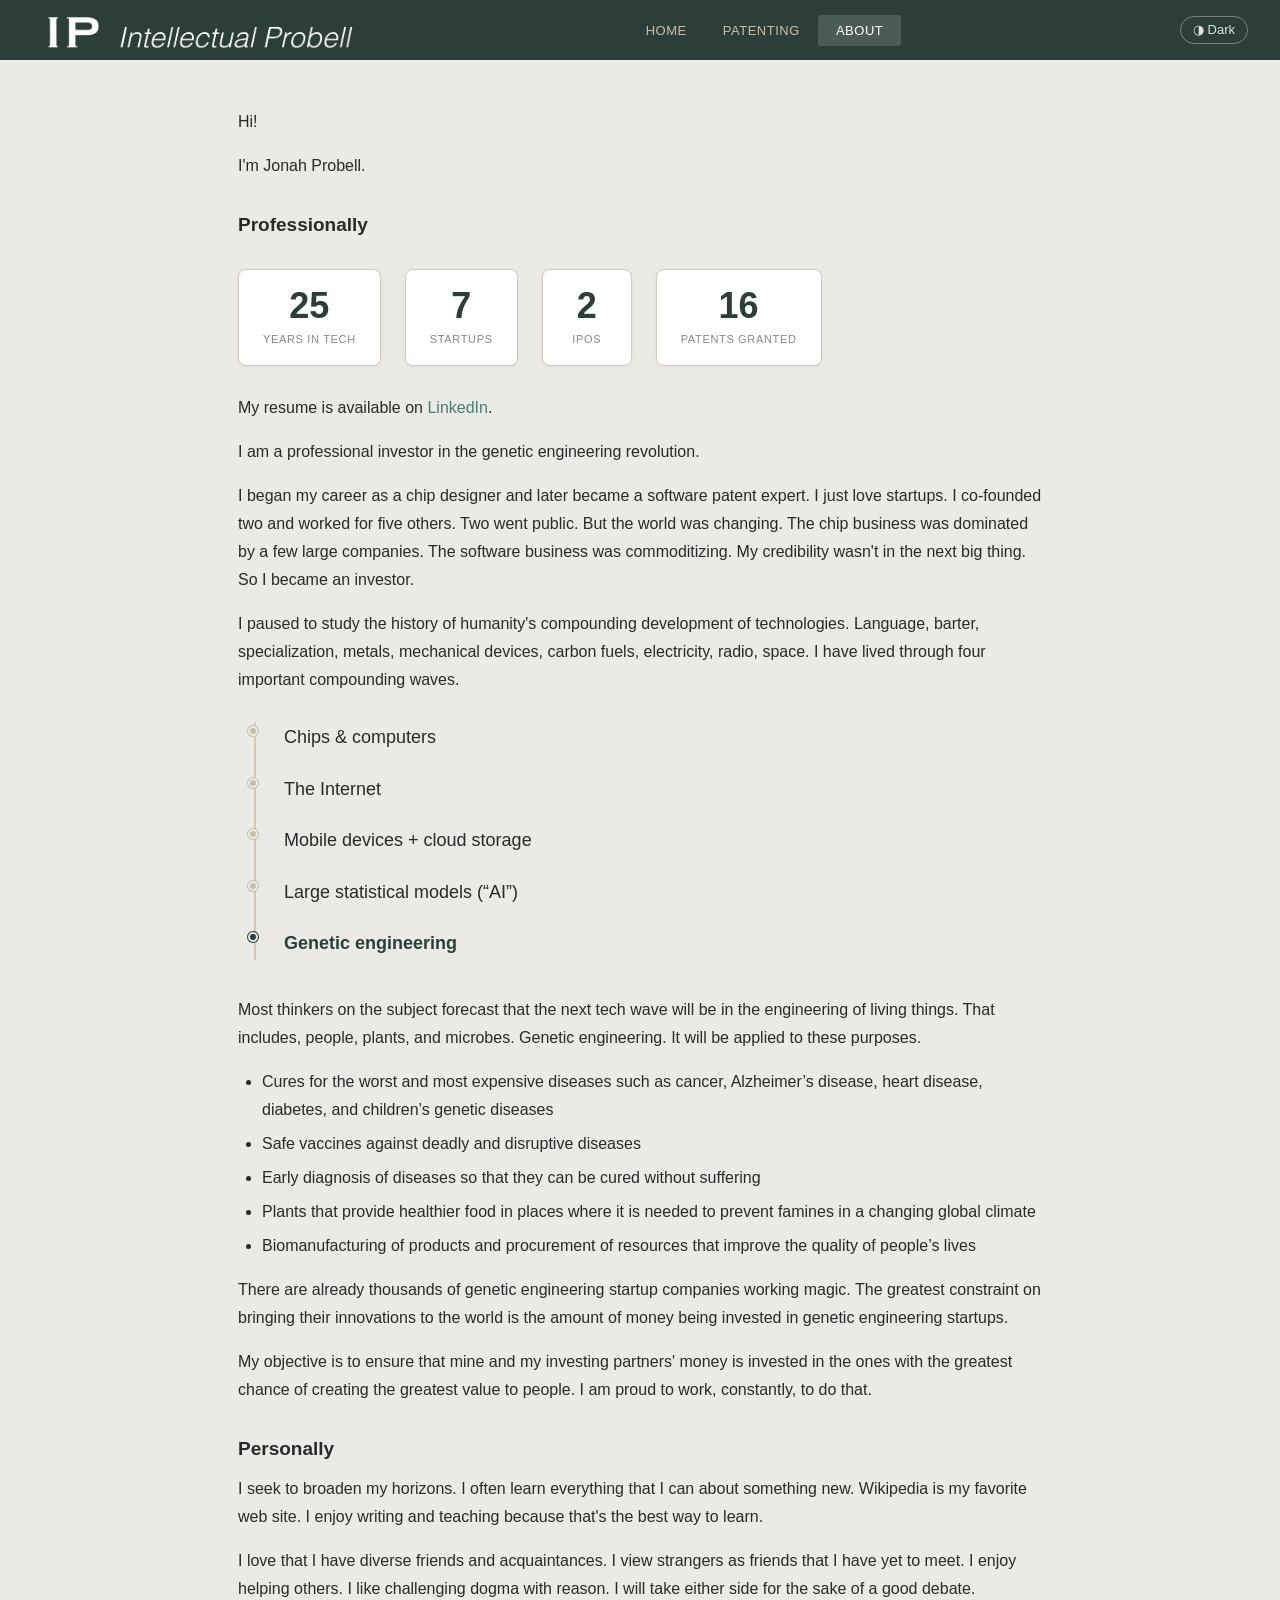
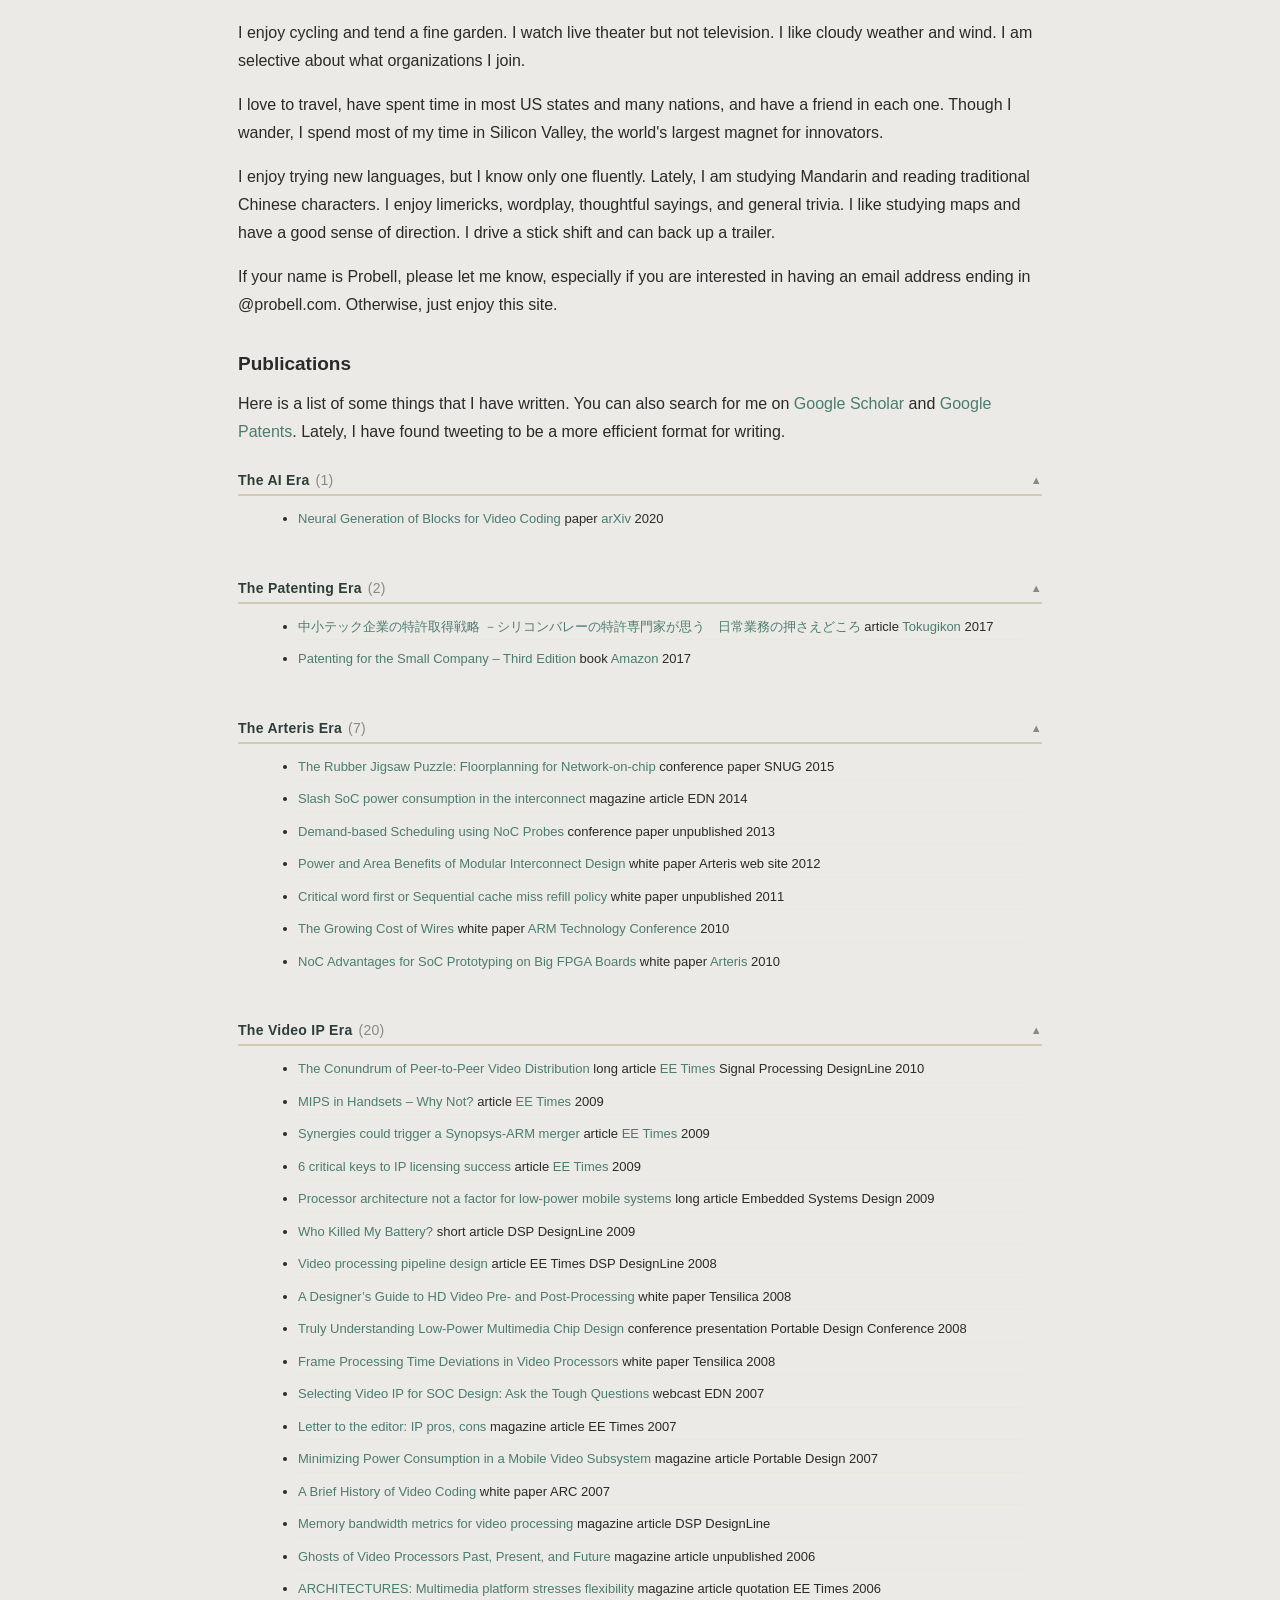
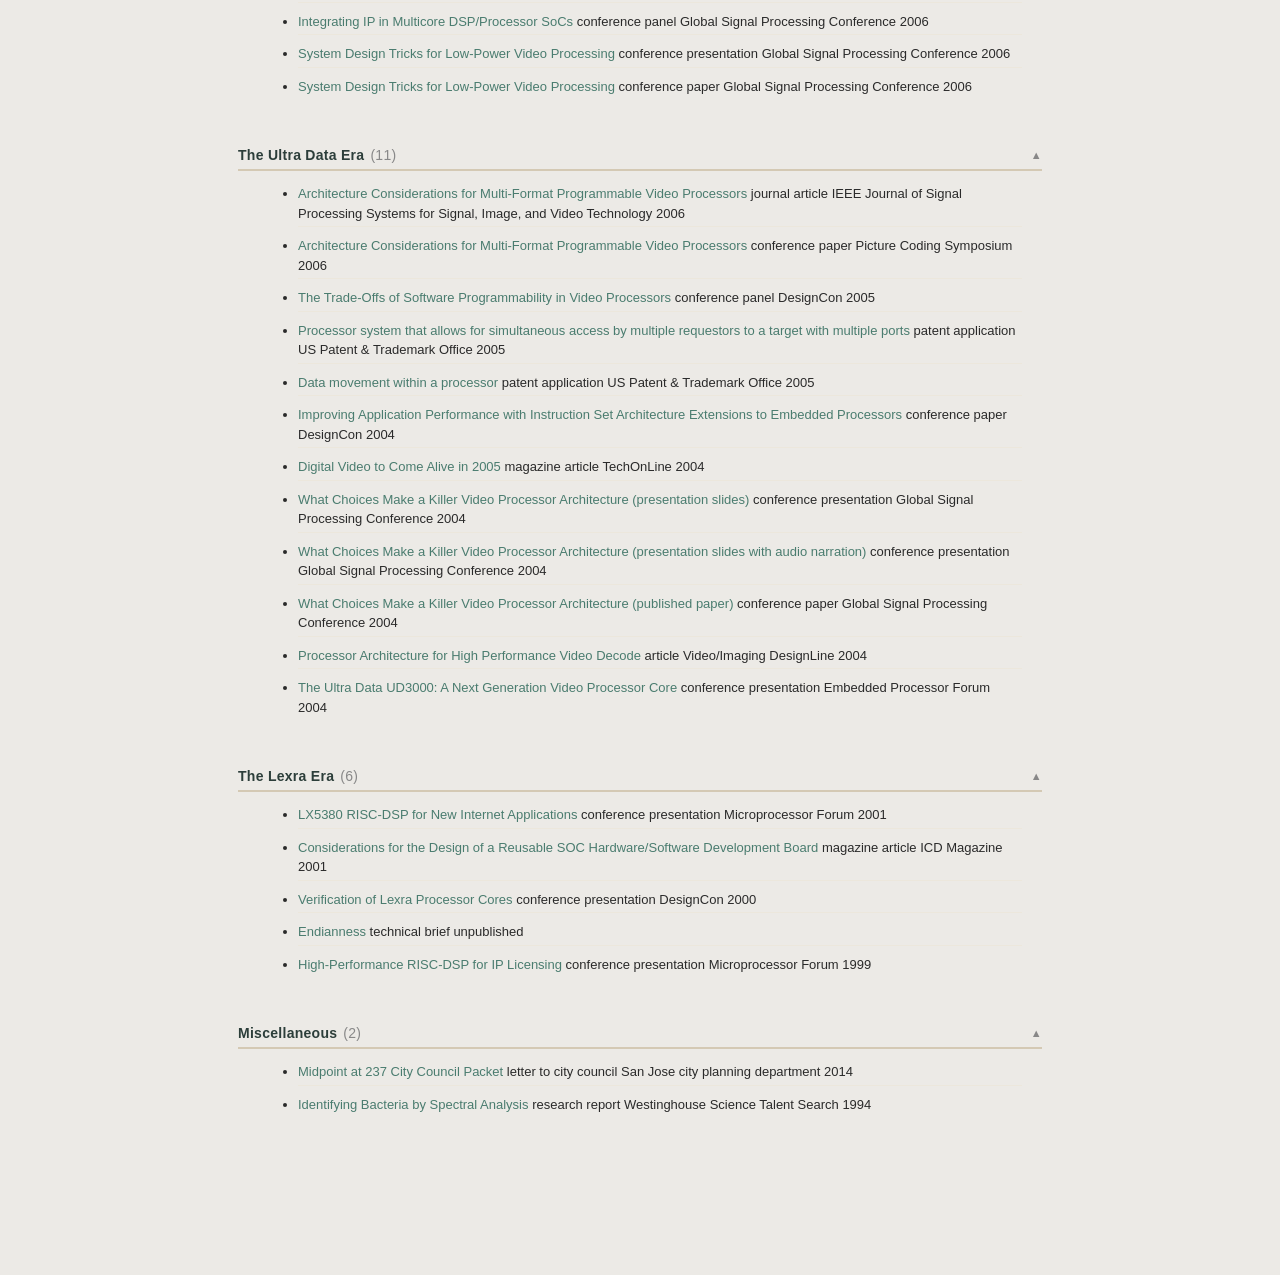
<file: about.html>
<!DOCTYPE html>
<html lang="en" data-theme="light">
<head>
  <meta charset="UTF-8" />
  <meta name="viewport" content="width=device-width, initial-scale=1.0" />
  <title>About</title>
  <link rel="stylesheet" href="style.css" />
  <link rel="icon" href="favicon.ico" type="image/x-icon" />
</head>
<body>

  <div class="top-bar">
    <a href="/"><img class="logo-img"
      src="header_white_text.png"
      alt="Intellectual Probell"
    /></a>
    <ul class="top-nav">
      <li><a href="index.html">Home</a></li>
      <li><a href="patenting.html">Patenting</a></li>
      <li><a href="about.html" class="active">About</a></li>
    </ul>
    <button class="theme-toggle" id="theme-toggle" aria-label="Toggle dark mode">☀ Light</button>
  </div>

  <div class="content">

    <p>Hi!</p>
    <p>I'm Jonah Probell.</p>
    <h2>Professionally</h2>

    <div class="stat-row">
      <div class="stat-box">
        <span class="stat-num" data-target="25">0</span>
        <span class="stat-label">years in tech</span>
      </div>
      <div class="stat-box">
        <span class="stat-num" data-target="7">0</span>
        <span class="stat-label">startups</span>
      </div>
      <div class="stat-box">
        <span class="stat-num" data-target="2">0</span>
        <span class="stat-label">IPOs</span>
      </div>
      <div class="stat-box">
        <span class="stat-num" data-target="16">0</span>
        <span class="stat-label">patents granted</span>
      </div>
    </div>

    <p>My resume is available on <a href="https://www.linkedin.com/in/probell/" target="_blank">LinkedIn</a>.</p>
    <p>I am a professional investor in the genetic engineering revolution.</p>
    <p>I began my career as a chip designer and later became a software patent expert. I just love startups. I co-founded two and worked for five others. Two went public. But the world was changing. The chip business was dominated by a few large companies. The software business was commoditizing. My credibility wasn't in the next big thing. So I became an investor.</p>
    <p>I paused to study the history of humanity's compounding development of technologies. Language, barter, specialization, metals, mechanical devices, carbon fuels, electricity, radio, space. I have lived through four important compounding waves.</p>

    <div class="tech-timeline">
      <div class="tl-item" data-year="1970s–90s">
        <div class="tl-dot"></div>
        <div class="tl-content">
          <span class="tl-label">Chips &amp; computers</span>
        </div>
      </div>
      <div class="tl-item" data-year="1990s–2000s">
        <div class="tl-dot"></div>
        <div class="tl-content">
          <span class="tl-label">The Internet</span>
        </div>
      </div>
      <div class="tl-item" data-year="2000s–2010s">
        <div class="tl-dot"></div>
        <div class="tl-content">
          <span class="tl-label">Mobile devices + cloud storage</span>
        </div>
      </div>
      <div class="tl-item" data-year="2010s–2020s">
        <div class="tl-dot"></div>
        <div class="tl-content">
          <span class="tl-label">Large statistical models (&ldquo;AI&rdquo;)</span>
        </div>
      </div>
      <div class="tl-item tl-next" data-year="Now →">
        <div class="tl-dot"></div>
        <div class="tl-content">
          <span class="tl-label">Genetic engineering</span>
        </div>
      </div>
    </div>


        <p>Most thinkers on the subject forecast that the next tech wave will be in the engineering of living things. That includes, people, plants, and microbes. Genetic engineering. It will be applied to these purposes.</p>

    <ul>
      <li>Cures for the worst and most expensive diseases such as cancer, Alzheimer’s disease, heart disease, diabetes, and children’s genetic diseases</li>
      <li>Safe vaccines against deadly and disruptive diseases</li>
      <li>Early diagnosis of diseases so that they can be cured without suffering</li>
      <li>Plants that provide healthier food in places where it is needed to prevent famines in a changing global climate</li>
      <li>Biomanufacturing of products and procurement of resources that improve the quality of people’s lives</li>
    </ul>


    <p>There are already thousands of genetic engineering startup companies working magic. The greatest constraint on bringing their innovations to the world is the amount of money being invested in genetic engineering startups.</p>
    <p>My objective is to ensure that mine and my investing partners' money is invested in the ones with the greatest chance of creating the greatest value to people. I am proud to work, constantly, to do that.</p>

    <h2>Personally</h2>

    <p>I seek to broaden my horizons. I often learn everything that I can about something new. Wikipedia is my favorite web site. I enjoy writing and teaching because that's the best way to learn.</p>
    <p>I love that I have diverse friends and acquaintances. I view strangers as friends that I have yet to meet. I enjoy helping others. I like challenging dogma with reason. I will take either side for the sake of a good debate.</p>
    <p>I enjoy cycling and tend a fine garden. I watch live theater but not television. I like cloudy weather and wind. I am selective about what organizations I join.</p>
    <p>I love to travel, have spent time in most US states and many nations, and have a friend in each one. Though I wander, I spend most of my time in Silicon Valley, the world's largest magnet for innovators.</p>
    <p>I enjoy trying new languages, but I know only one fluently. Lately, I am studying Mandarin and reading traditional Chinese characters. I enjoy limericks, wordplay, thoughtful sayings, and general trivia. I like studying maps and have a good sense of direction. I drive a stick shift and can back up a trailer.</p>
    <p>If your name is Probell, please let me know, especially if you are interested in having an email address ending in @probell.com. Otherwise, just enjoy this site.</p>

    <h2>Publications</h2>

    <p>Here is a list of some things that I have written. You can also search for me on <a href="https://scholar.google.com/scholar?q=Jonah+Probell" target="_blank">Google Scholar</a> and <a href="https://patents.google.com/?inventor=Jonah+Probell&num=100&sort=new" target="_blank">Google Patents</a>. Lately, I have found tweeting to be a more efficient format for writing.</p>

    <div class="pub-groups">
      <div class="pub-group">
        <button class="pub-decade-btn" aria-expanded="true">The AI Era <span class="pub-count">(1)</span><span class="pub-chevron">▲</span></button>
        <ul class="pub-list">
          <li><a href="https://arxiv.org/pdf/2010.02748" target="_blank">Neural Generation of Blocks for Video Coding</a> paper <a href="https://arxiv.org/abs/2010.02748" target="_blank">arXiv</a> 2020</li>
        </ul>
      </div>
      <div class="pub-group">
        <button class="pub-decade-btn" aria-expanded="true">The Patenting Era <span class="pub-count">(2)</span><span class="pub-chevron">▲</span></button>
        <ul class="pub-list">
          <li><a href="http://www.tokugikon.jp/gikonshi/287/287tokusyu5e.pdf" target="_blank">中小テック企業の特許取得戦略 －シリコンバレーの特許専門家が思う　日常業務の押さえどころ</a> article <a href="http://www.tokugikon.jp/gikonshi/287/287tokusyu5e.pdf" target="_blank">Tokugikon</a> 2017</li>
          <li><a href="https://www.amazon.com/Patenting-Small-Company-Jonah-Probell/dp/1542841445" target="_blank">Patenting for the Small Company – Third Edition</a> book <a href="https://www.amazon.com/Patenting-Small-Company-Jonah-Probell/dp/1542841445" target="_blank">Amazon</a> 2017</li>
        </ul>
      </div>
      <div class="pub-group">
        <button class="pub-decade-btn" aria-expanded="true">The Arteris Era <span class="pub-count">(7)</span><span class="pub-chevron">▲</span></button>
        <ul class="pub-list">
          <li><a href="pubs/Floorplanning%20for%20NoC.pdf" target="_blank">The Rubber Jigsaw Puzzle: Floorplanning for Network-on-chip</a> conference paper SNUG 2015</li>
          <li><a href="https://www.edn.com/slash-soc-power-consumption-in-the-interconnect/" target="_blank">Slash SoC power consumption in the interconnect</a> magazine article EDN 2014</li>
          <li><a href="pubs/Demand-Based%20Scheduling.pdf" target="_blank">Demand-based Scheduling using NoC Probes</a> conference paper unpublished 2013</li>
          <li><a href="pubs/Power%20and%20Area%20Benefits%20of%20Modular%20Interconnect%20Design.pdf" target="_blank">Power and Area Benefits of Modular Interconnect Design</a> white paper Arteris web site 2012</li>
          <li><a href="pubs/Critical%20word%20first%20or%20Sequential%20cache%20miss%20refill%20policy.pdf" target="_blank">Critical word first or Sequential cache miss refill policy</a> white paper unpublished 2011</li>
          <li><a href="pubs/The%20Growing%20Cost%20of%20Wires.pdf" target="_blank">The Growing Cost of Wires</a> white paper <a href="http://www.armtechcon.com/" target="_blank">ARM Technology Conference</a> 2010</li>
          <li><a href="pubs/NoC%20Advantages%20for%20FPGA%20Designs.pdf" target="_blank">NoC Advantages for SoC Prototyping on Big FPGA Boards</a> white paper <a href="http://www.arteris.com/" target="_blank">Arteris</a> 2010</li>
        </ul>
      </div>
      <div class="pub-group">
        <button class="pub-decade-btn" aria-expanded="true">The Video IP Era <span class="pub-count">(20)</span><span class="pub-chevron">▲</span></button>
        <ul class="pub-list">
          <li><a href="http://www.eetimes.com/design/signal-processing-dsp/4204764/The-conundrum-of-peer-to-peer-video-distribution" target="_blank">The Conundrum of Peer-to-Peer Video Distribution</a> long article <a href="http://www.eetimes.com/" target="_blank">EE Times</a> Signal Processing DesignLine 2010</li>
          <li><a href="pubs/MIPS%20in%20Handsets.pdf" target="_blank">MIPS in Handsets – Why Not?</a> article <a href="http://www.eetimes.com/" target="_blank">EE Times</a> 2009</li>
          <li><a href="http://www.eetimes.com/electronics-news/4085279/Counterpoint-Synergies-could-trigger-a-Synopsys-ARM-merger" target="_blank">Synergies could trigger a Synopsys-ARM merger</a> article <a href="http://www.eetimes.com/" target="_blank">EE Times</a> 2009</li>
          <li><a href="pubs/Feedback-%206%20critical%20keys%20to%20IP%20licensing%20success.pdf" target="_blank">6 critical keys to IP licensing success</a> article <a href="http://www.eetimes.com/" target="_blank">EE Times</a> 2009</li>
          <li><a href="http://www.eetimes.com/design/signal-processing-dsp/4017765/Processor-architecture-not-a-factor-for-low-power-mobile-systems" target="_blank">Processor architecture not a factor for low-power mobile systems</a> long article Embedded Systems Design 2009</li>
          <li><a href="pubs/WhoKilledMyBattery.html" target="_blank">Who Killed My Battery?</a> short article DSP DesignLine 2009</li>
          <li><a href="http://www.eetimes.com/design/signal-processing-dsp/4017727/Video-processing-pipeline-design" target="_blank">Video processing pipeline design</a> article EE Times DSP DesignLine 2008</li>
          <li><a href="pubs/Differentiate_with_Video_Processing_Tensilica.pdf" target="_blank">A Designer’s Guide to HD Video Pre- and Post-Processing</a> white paper Tensilica 2008</li>
          <li><a href="pubs/Portable%20Design%20Conference%202008%20-%20Truly%20Understanding%20Low-Power%20Multimedia%20Chip%20Design%20r2.ppt" target="_blank">Truly Understanding Low-Power Multimedia Chip Design</a> conference presentation Portable Design Conference 2008</li>
          <li><a href="pubs/video_frame_processing.pdf" target="_blank">Frame Processing Time Deviations in Video Processors</a> white paper Tensilica 2008</li>
          <li><a href="http://w.on24.com/r.htm?e=94261&s=1&k=B376DEE20ACD32D059D88C7B55F5D2F0" target="_blank">Selecting Video IP for SOC Design: Ask the Tough Questions</a> webcast EDN 2007</li>
          <li><a href="http://www.eetimes.com/electronics-news/4073699/Letter-to-the-editor-IP-pros-cons" target="_blank">Letter to the editor: IP pros, cons</a> magazine article EE Times 2007</li>
          <li><a href="http://www.portabledesign.com/article?article_id=36" target="_blank">Minimizing Power Consumption in a Mobile Video Subsystem</a> magazine article Portable Design 2007</li>
          <li><a href="pubs/A_Brief_History_of_Video_Coding_wp.pdf" target="_blank">A Brief History of Video Coding</a> white paper ARC 2007</li>
          <li><a href="http://www.eetimes.com/design/signal-processing-dsp/4017472/Quick-tip-Memory-bandwidth-metrics-for-video-processing" target="_blank">Memory bandwidth metrics for video processing</a> magazine article DSP DesignLine</li>
          <li><a href="pubs/GhostsOfVideoProcessors.html" target="_blank">Ghosts of Video Processors Past, Present, and Future</a> magazine article unpublished 2006</li>
          <li><a href="http://www.eetimes.com/electronics-products/processors/4088520/ARCHITECTURES-Multimedia-platform-stresses-flexibility" target="_blank">ARCHITECTURES: Multimedia platform stresses flexibility</a> magazine article quotation EE Times 2006</li>
          <li><a href="pubs/ARC%20IP%20for%20Multicore%20DSP-Processor%20SoCs.ppt" target="_blank">Integrating IP in Multicore DSP/Processor SoCs</a> conference panel Global Signal Processing Conference 2006</li>
          <li><a href="pubs/System%20Design%20Tricks%20for%20Low-Power%20Video%20rev%202.ppt" target="_blank">System Design Tricks for Low-Power Video Processing</a> conference presentation Global Signal Processing Conference 2006</li>
          <li><a href="pubs/ARC%20GSPx%202006%20Paper.pdf" target="_blank">System Design Tricks for Low-Power Video Processing</a> conference paper Global Signal Processing Conference 2006</li>
        </ul>
      </div>
      <div class="pub-group">
        <button class="pub-decade-btn" aria-expanded="true">The Ultra Data Era <span class="pub-count">(11)</span><span class="pub-chevron">▲</span></button>
        <ul class="pub-list">
          <li><a href="pubs/PCS2006JonahProbell.pdf" target="_blank">Architecture Considerations for Multi-Format Programmable Video Processors</a> journal article IEEE Journal of Signal Processing Systems for Signal, Image, and Video Technology 2006</li>
          <li><a href="pubs/PCS2006JonahProbell.pdf" target="_blank">Architecture Considerations for Multi-Format Programmable Video Processors</a> conference paper Picture Coding Symposium 2006</li>
          <li><a href="pubs/DesignCon2005_video_intro.pps" target="_blank">The Trade-Offs of Software Programmability in Video Processors</a> conference panel DesignCon 2005</li>
          <li><a href="pubs/20060282588.pdf" target="_blank">Processor system that allows for simultaneous access by multiple requestors to a target with multiple ports</a> patent application US Patent &amp; Trademark Office 2005</li>
          <li><a href="pubs/20060206695.pdf" target="_blank">Data movement within a processor</a> patent application US Patent &amp; Trademark Office 2005</li>
          <li><a href="pubs/DesignCon2004_Paper.pdf" target="_blank">Improving Application Performance with Instruction Set Architecture Extensions to Embedded Processors</a> conference paper DesignCon 2004</li>
          <li><a href="pubs/Predictions2005.pdf" target="_blank">Digital Video to Come Alive in 2005</a> magazine article TechOnLine 2004</li>
          <li><a href="pubs/GSPx2004.pps" target="_blank">What Choices Make a Killer Video Processor Architecture (presentation slides)</a> conference presentation Global Signal Processing Conference 2004</li>
          <li><a href="pubs/GSPx2004_audio.pps" target="_blank">What Choices Make a Killer Video Processor Architecture (presentation slides with audio narration)</a> conference presentation Global Signal Processing Conference 2004</li>
          <li><a href="pubs/GSPx2004.pdf" target="_blank">What Choices Make a Killer Video Processor Architecture (published paper)</a> conference paper Global Signal Processing Conference 2004</li>
          <li><a href="pubs/JP_TechOnLine_VidProc_v2.pdf" target="_blank">Processor Architecture for High Performance Video Decode</a> article Video/Imaging DesignLine 2004</li>
          <li><a href="pubs/EPF_2004.pdf" target="_blank">The Ultra Data UD3000: A Next Generation Video Processor Core</a> conference presentation Embedded Processor Forum 2004</li>
        </ul>
      </div>
      <div class="pub-group">
        <button class="pub-decade-btn" aria-expanded="true">The Lexra Era <span class="pub-count">(6)</span><span class="pub-chevron">▲</span></button>
        <ul class="pub-list">
          <li><a href="pubs/lx5380_MPF_final.pdf" target="_blank">LX5380 RISC-DSP for New Internet Applications</a> conference presentation Microprocessor Forum 2001</li>
          <li><a href="pubs/ICDMagDevBoardArticle.pdf" target="_blank">Considerations for the Design of a Reusable SOC Hardware/Software Development Board</a> magazine article ICD Magazine 2001</li>
          <li><a href="pubs/I223.PDF" target="_blank">Verification of Lexra Processor Cores</a> conference presentation DesignCon 2000</li>
          <li><a href="pubs/Endianness.pdf" target="_blank">Endianness</a> technical brief unpublished</li>
          <li><a href="pubs/lx5280_EPF.pdf" target="_blank">High-Performance RISC-DSP for IP Licensing</a> conference presentation Microprocessor Forum 1999</li>
        </ul>
      </div>
      <div class="pub-group">
        <button class="pub-decade-btn" aria-expanded="true">Miscellaneous <span class="pub-count">(2)</span><span class="pub-chevron">▲</span></button>
        <ul class="pub-list">
          <li><a href="pubs/Midpoint%20at%20237%20City%20Council%20Packet.pdf" target="_blank">Midpoint at 237 City Council Packet</a> letter to city council San Jose city planning department 2014</li>
          <li><a href="pubs/IdentifyingBacteria.pdf" target="_blank">Identifying Bacteria by Spectral Analysis</a> research report Westinghouse Science Talent Search 1994</li>
        </ul>
      </div>
    </div>


      </div>

  <script>
    // ── Diamond dividers on about page ──

    // ── Stat counters ──
    (function () {
      var nums = document.querySelectorAll('.stat-num');
      if (!nums.length) return;
      var done = false;
      function countUp() {
        if (done) return;
        var row = document.querySelector('.stat-row');
        if (!row) return;
        var rect = row.getBoundingClientRect();
        if (rect.top > window.innerHeight) return;
        done = true;
        nums.forEach(function (el) {
          var target = parseInt(el.dataset.target, 10);
          var start = performance.now();
          var dur = 1200;
          function step(now) {
            var t = Math.min((now - start) / dur, 1);
            var ease = 1 - Math.pow(1 - t, 3);
            el.textContent = Math.round(ease * target);
            if (t < 1) requestAnimationFrame(step);
          }
          requestAnimationFrame(step);
        });
      }
      window.addEventListener('scroll', countUp, {passive: true});
      countUp();
    })();

    // ── Timeline scroll-in ──
    (function () {
      var items = document.querySelectorAll('.tl-item');
      if (!items.length) return;
      var io = new IntersectionObserver(function (entries) {
        entries.forEach(function (e) {
          if (e.isIntersecting) { e.target.classList.add('tl-visible'); }
        });
      }, {threshold: 0.2});
      items.forEach(function (el) { io.observe(el); });
    })();
  </script>

  <script>
    // ── Publication decade toggles ──
    (function () {
      document.querySelectorAll('.pub-decade-btn').forEach(function (btn) {
        btn.addEventListener('click', function () {
          var list = btn.nextElementSibling;
          var expanded = btn.getAttribute('aria-expanded') === 'true';
          btn.setAttribute('aria-expanded', !expanded);
          btn.querySelector('.pub-chevron').textContent = expanded ? '▼' : '▲';
          list.style.display = expanded ? 'none' : '';
        });
      });
    })();

  </script>

  <script>
    // ── Dark mode ──
    (function () {
      var html = document.documentElement;
      var btn  = document.getElementById('theme-toggle');
      var stored = localStorage.getItem('theme') || 'light';
      html.setAttribute('data-theme', stored);
      btn.textContent = stored === 'dark' ? '☀ Light' : '◑ Dark';
      btn.addEventListener('click', function () {
        var current = html.getAttribute('data-theme');
        var next = current === 'dark' ? 'light' : 'dark';
        html.setAttribute('data-theme', next);
        btn.textContent = next === 'dark' ? '☀ Light' : '◑ Dark';
        localStorage.setItem('theme', next);
      });
    })();
  </script>
</body>
</html>
</file>
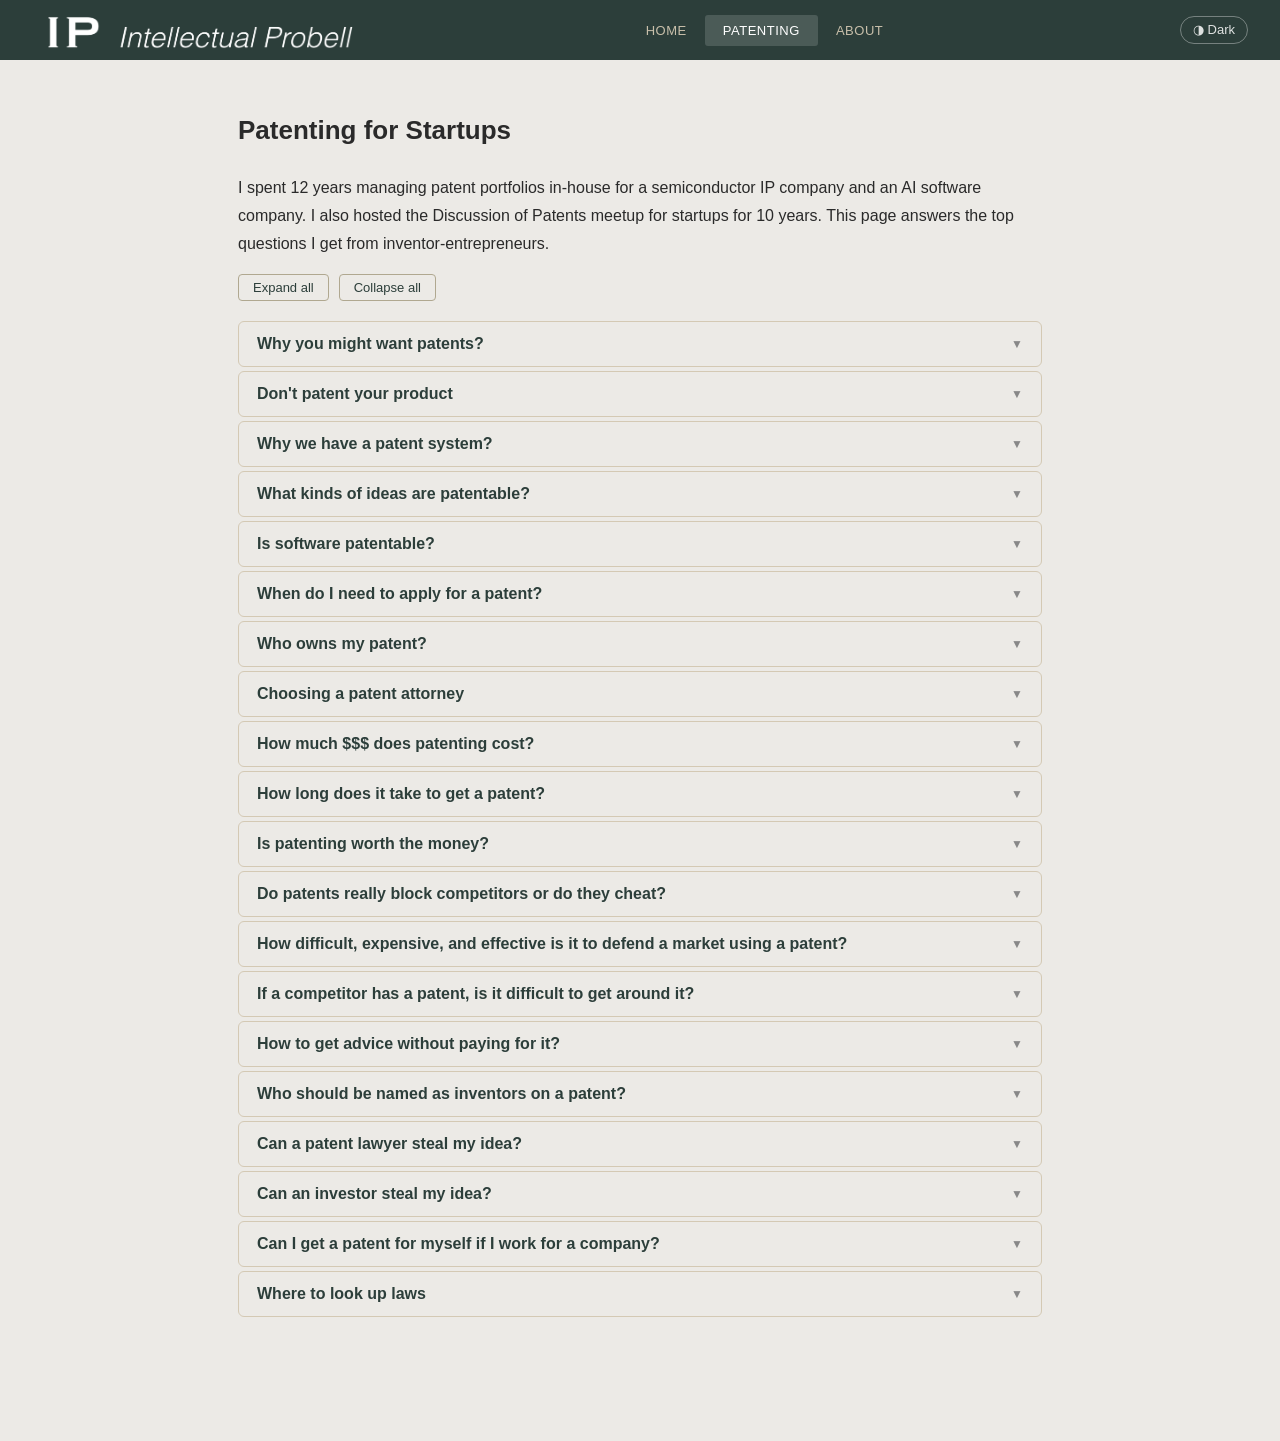
<file: patenting.html>
<!DOCTYPE html>
<html lang="en" data-theme="light">
<head>
  <meta charset="UTF-8" />
  <meta name="viewport" content="width=device-width, initial-scale=1.0" />
  <title>Patents</title>
  <link rel="stylesheet" href="style.css" />
  <link rel="icon" href="favicon.ico" type="image/x-icon" />
</head>
<body>

  <div class="top-bar">
    <a href="/"><img class="logo-img"
      src="header_white_text.png"
      alt="Intellectual Probell"
    /></a>
    <ul class="top-nav">
      <li><a href="index.html">Home</a></li>
      <li><a href="patenting.html" class="active">Patenting</a></li>
      <li><a href="about.html">About</a></li>
    </ul>
    <button class="theme-toggle" id="theme-toggle" aria-label="Toggle dark mode">☀ Light</button>
  </div>

  <div class="content">

    <h1>Patenting for Startups</h1>

    <p>I spent 12 years managing patent portfolios in-house for a semiconductor IP company and an AI software company. I also hosted the Discussion of Patents meetup for startups for 10 years. This page answers the top questions I get from inventor-entrepreneurs.</p>

    <div class="expand-collapse-bar">
      <button class="ec-btn" id="expand-all">Expand all</button>
      <button class="ec-btn" id="collapse-all">Collapse all</button>
    </div>

    <div class="collapsible-section">
      <button class="collapsible-btn" aria-expanded="false" aria-controls="sec-why-patents">
        <span>Why you might want patents?</span><span class="collapsible-chevron">▼</span>
      </button>
      <div class="collapsible-body" id="sec-why-patents" hidden>
    <p>These are the main things startups and small companies do with patents.</p>
    <ul>
      <li>Signal innovation to investors</li>
      <li>Create a barrier to competition</li>
      <li>Create a licensing revenue stream</li>
      <li>Have motivational wall covering</li>
    </ul>
      </div>
    </div>

    <div class="collapsible-section">
      <button class="collapsible-btn" aria-expanded="false" aria-controls="sec-dont-patent-product">
        <span>Don't patent your product</span><span class="collapsible-chevron">▼</span>
      </button>
      <div class="collapsible-body" id="sec-dont-patent-product" hidden>
    <p>This is important. A patent gives its owner the right to block or give permission for others to implement a claimed invention. A patent does not give its owner the right to provide products with the claimed invention. Read those sentences again carefully to understand the difference.</p>
    <p>The patents you own can block your competitor, and other patents that your competitor owns can block you. For example, if Alice invents wheels and Bob invents wheels with gears attached then Bob can block Alice from selling wheels with gears, but Bob is unfortunate. Alice can block Bob from selling any kind of wheels.</p>
    <p>Your patents should claim what other people might want to sell in the future. That might cover your product. It could be something different. A good patent covers more details and variations than you have in your products. This requires brainstorming when preparing the patent application.</p>
      </div>
    </div>

    <div class="collapsible-section">
      <button class="collapsible-btn" aria-expanded="false" aria-controls="sec-why-patent-system">
        <span>Why we have a patent system?</span><span class="collapsible-chevron">▼</span>
      </button>
      <div class="collapsible-body" id="sec-why-patent-system" hidden>
    <p>You can deduce the answers to many questions about patents by remembering why we have a patent system.</p>
    <p>Every powerful country in the world has its own patent system. They are all based on the same principles. Patents are a deal between inventors and the public. The inventor teaches the public about an invention, and, in exchange, the public allows the inventor to control who can implement the invention for a period of years (20 years for the most common type of invention in most countries).</p>
    <p>By controlling who can implement the invention, a patent owner controls a monopoly. They can charge any price they want to maximize their profits.</p>
    <p>This has two desired effects.</p>
    <ul>
      <li>The ability to maximize profit creates an incentive for investors to invest the money needed for expensive research projects that might benefit the public.</li>
      <li>Knowledge is shared. In the far future, the public can use the knowledge for free. In the near future, other inventors might be able to invent improvements.</li>
    </ul>
      </div>
    </div>

    <div class="collapsible-section">
      <button class="collapsible-btn" aria-expanded="false" aria-controls="sec-what-is-patentable">
        <span>What kinds of ideas are patentable?</span><span class="collapsible-chevron">▼</span>
      </button>
      <div class="collapsible-body" id="sec-what-is-patentable" hidden>
    <p><a href="https://www.law.cornell.edu/uscode/text/35/101" target="_blank">US law 35 USC 101</a>, <a href="https://new.epo.org/en/legal/epc/2020/a52.html" target="_blank">European Patent Convention Article 52</a>, <a href="https://www.natlawreview.com/article/china-s-national-people-s-congress-releases-translation-amended-patent-law" target="_blank">China patent law Article 25</a>, <a href="https://www.japaneselawtranslation.go.jp/en/laws/view/4097" target="_blank">Japan patent law Article 2</a>, and <a href="https://www.kipo.go.kr/upload/en/download/PatentAct.pdf" target="_blank">Korean patent law Article 2</a> are interpreted by courts as saying that inventions that are merely non-technical, abstract ideas are not eligible for patenting. Another general principal is that anything that could prevent doctors from treating patients or prevent people from managing their money are not patent eligible.</p>
    <p>In practice, this means that inventions in these general realms require special attention when deciding whether to pursue a patent and how to write claims for.</p>
    <ul>
      <li>Financial methods</li>
      <li>Methods of doing business</li>
      <li>Computer software implemented inventions that merely receive, transform, and output data</li>
      <li>Methods of diagnosis based on measuring naturally occurring molecules in human bodies</li>
    </ul>
    <p>It might be possible to receive and enforce patents if there is a specific, technical features and the patent claim on it describes elements with specificity, not merely by the results that can be achieved using the invention.</p>
    <p>For patenting inventions in those realms, it is especially important to work with a patent professional who (a) studies the relevant court cases carefully and (b) has a lot of experience in the realm of the invention at hand.</p>
      </div>
    </div>

    <div class="collapsible-section">
      <button class="collapsible-btn" aria-expanded="false" aria-controls="sec-software">
        <span>Is software patentable?</span><span class="collapsible-chevron">▼</span>
      </button>
      <div class="collapsible-body" id="sec-software" hidden>
    <p>See the section above.</p>
      </div>
    </div>

    <div class="collapsible-section">
      <button class="collapsible-btn" aria-expanded="false" aria-controls="sec-when-to-apply">
        <span>When do I need to apply for a patent?</span><span class="collapsible-chevron">▼</span>
      </button>
      <div class="collapsible-body" id="sec-when-to-apply" hidden>
    <p>The short answer is that you should to apply for a patent before you bring your ideas to the public or you will lose rights forever.</p>
    <p>If you want to patent your invention outside the US, file an application in any patent office (US or other) before allowing the invention to become publicly known.</p>
    <p>If you want to patent your invention inside the US, file an application in any patent office (US or other) within 1 year of the invention becoming publicly known and within 1 year of first offering to sell a product or service that implements the invention to anybody (even if the offer is under NDA and the sale does not complete).</p>
    <p>A US provisional application can suffice.</p>
    <p>Remember that patenting an invention means that it will eventually become publicly known. If you want to keep the invention secret, the deadline for filing for a patent is the day before somebody else discovers the same invention and applies for a patent or makes the invention known.</p>
    <p>After filing an application in any country's patent office, if you would like patents in any other country, within 1 year you must either file in all of the other target countries or, to cover countries that are signatories to the Patent Cooperation Treaty, you must file a PCT application within 1 year.</p>
    <p>Patenting has a lot of complicated requirements around dates and deadlines. You should work with a professional to avoid screwing up and losing rights.</p>
      </div>
    </div>

    <div class="collapsible-section">
      <button class="collapsible-btn" aria-expanded="false" aria-controls="sec-who-owns">
        <span>Who owns my patent?</span><span class="collapsible-chevron">▼</span>
      </button>
      <div class="collapsible-body" id="sec-who-owns" hidden>
    <p>Patents can be very valuable. It avoids confusion and disputes if it is clear who owns each one.</p>
    <p>Many/most countries patent systems envision inventors working for an employer who pays for their living. When an application is filed or a patent is granted, it is owned by the employer. Those patent systems have to deal with exceptions and grey areas such as (a) things invented by somebody who has two jobs, (b) inventions by people whose job description doesn't require them to invent for the employer, and (c) inventions that are not applicable to the employer's line of business. One way some countries address this is by requiring the employer filing for a patent to pay a bonus to the inventors for each invention to make it clear that the company owns the rights. For this reason, it is a good idea for startups with global patenting ambitions to pay some reasonably large bonuses to inventors for each invention, no matter where the inventors live.</p>
    <p>The US is different from those other countries. <a href="https://constitution.congress.gov/browse/article-1/section-8/clause-8/" target="_blank">Article 1, section 8, clause 8</a> of the US constitution is interpreted as granting patent rights to inventors, regardless of who, if anybody, pays them. Therefore, for a company to own the rights to a US patent or application, it must have the inventors assign the rights to the company. This is best done with a good assignment agreement template, signed for each time the first patent application is filed describing an invention. It is a good backup plan to have employment agreements between each employee (including the founders and executives) and the company. The employment agreement should have template language giving the company the rights to some reasonable range of inventions, such as ones within the company's foreseeable line of business.</p>
    <p>If the company does not get those assignment agreements, it does not own the patents that its employees invented. The employees could walk away from the company with their patent rights and give it away to any competitors for free, making the patents effectively worthless.</p>
    <p>Not owning or having exclusive rights to its patents is one of the most common, expensive, and devastating patenting mistakes startups make!!!</p>
    <p>Fixing patent assignment problems is usually simple and inexpensive to do if detected early. After an inventor leaves the company, it gets more difficult and expensive. Fixing assignments in response to due diligence can be even more expensive and slow down an acquisition, IPO, or vital financing. If nobody notices the problem until planning to enforce the patent rights, it can cost the company dearly.</p>
    <p>US law makes it very important to record the assignment agreements for US patents in the public USPTO assignments database. Savvy investors will check. Get assignments taken care of early to avoid expensive problems later.</p>
      </div>
    </div>

    <div class="collapsible-section">
      <button class="collapsible-btn" aria-expanded="false" aria-controls="sec-choosing-attorney">
        <span>Choosing a patent attorney</span><span class="collapsible-chevron">▼</span>
      </button>
      <div class="collapsible-body" id="sec-choosing-attorney" hidden>
    <p>Patent lawyers are one of the most highly paid types of lawyer. Unfortunately, there is no Yelp! for lawyers. It's difficult to know who to choose.</p>
    <p>When you are choosing the patent attorney to work with, some things matter and some don't.</p>

    <h3 id="what-matters">What matters</h3>
    <p>Patent attorney is a credential. So is patent agent. Either can have the power of an attorney to apply for patents. Everything on this page applies equally to patent attorneys and patent agents. I will use the word attorney for convenience.</p>
    <p>To get patents that meet your business needs, competence is more important than credentials. Anybody with the right knowledge can write your patent no matter where in the world they are or what credential they have (or don't have). A patent attorney needs two kinds of knowledge: technological and legal. Don't rely on business advice from a patent attorney.</p>
    <p>Good patent attorneys are quick at studying unfamiliar technologies so that they can ask inventors knowledgeable questions. You know your tech, so you can tell if a patent attorney understands it well enough. However, startup founders, CEOs, and CTOs usually cannot tell whether a patent attorney is legally competent or just good at faking it. Here are the questions you can ask a US patent attorney or agent to see if they know their stuff.</p>
    <ol>
      <li><p>Should I search for prior art?</p>
        <p>If the patent attorney tells you about "inequitable conduct" or "treble damages", that's a yellow flag. It's okay if they also mention "estoppel" and "extra office actions" and the resulting extra attorney's fees. If not, that's a red flag. They don't understand the scale of different risks, and their advice will harm your patent value and cost you extra money to their benefit. Walk away from any attorney who tries to persuade you to avoid prior art.</p></li>
      <li><p>I have multiple inventions written and ready to patent. How can you file them quickly?</p>
        <p>There is no limit on how many inventive ideas can be in a patent specification or how closely they must be related. Some attorneys recommend filing multiple applications, each with one idea and pay for them all to be handled in parallel. However, it is also possible to put everything into one spec and file one application, then file sequential applications in the future all with the benefit of the early date. That can stretch out the costs for years until the company has more capital and revenue. A good attorney will tell you about that option.</p></li>
      <li><p>I want patent coverage in the US and UK. Can I work with a UK attorney first?</p>
        <p>The US attorney will probably tell you about "foreign filing licenses". No problem. Those are easy to get. But if they try too hard to dream up other reasons why you must work with a US attorney first, beware. It doesn't have to be a US attorney first for you to get US patent coverage. You can often get better quality work at a lower price in other countries.</p></li>
      <li><p>What are URLs for 5+ recently published US patent applications that you wrote?</p>
        <p>Look at the claims. US patent claims should only use two words of legalese, "comprising" and "wherein". You should be able to read the sample claims and understand what the invention does. If the claims are difficult to understand, the patent is weak. You want to hire a patent attorney who writes claims that are easy to understand. The Detailed Description section of the patent should also be clear and free of legalese, except for the last few paragraphs.</p></li>
      <li><p>Notice the words that the patent attorney uses in your conversation.</p>
        <p>If a patent attorney talks about "rejection", "allowance", and "examiner", they probably know how to get patents. However, getting bad patents is easy. If the attorney also talks about "valid", "enforceable", "infringement", and "damages", they are showing an understanding of what makes patents that are strong, useful, and valuable.</p></li>
      <li><p>What percentage of the attorney fees that you pay go to the attorney?</p>
        <p>Big law firms are like two- or three-tier pyramid schemes. Less experienced associates do the work while more experienced partners take a cut. The cut is often more than 50%. The partners spend their time looking for large clients with a lot of business. Attorneys in small law firms and solo practitioners get to keep all the money you pay. This gives them more incentive and freedom to spend enough time to do a good job for startups. Small firms for small companies, large firms for large companies.</p></li>
      <li><p>Do I need an agent or an attorney?</p>
        <p>Patent attorneys can file lawsuits in courts. They tend to bill at significantly higher rates than patent agents. For the purposes of getting patents, attorneys and agents are equally credentialed. If you find an attorney who describes patent agents disrespectfully, look for somebody respectful to work with.</p></li>
      <li><p>What are some of the most important cases you have read?</p>
        <p>Doing the wrong things in a patent application can hurt the eventual patent's enforceability. To avoid the pitfalls, your patent attorney should have read and understood at least the most important US case law. They should be able to summarize for you the important takeaway lessons from KSR, Alice, Mayo, and Festo. For software inventions, they should also know Williamson.</p></li>
      <li><p>What do you know about my field of technology?</p>
        <p>This is simply to test your patent attorney's preparation. A good patent attorney will take the time, off the clock, to read your website and do at least enough web searching to know what you mean when you use the technical words from your website.</p></li>
      <li><p>Do they ask questions?</p>
        <p>Many patent attorneys record discussions with inventors for later review. This is okay. But it's important that a patent attorney follow and understand their entire discussion with the inventors. There is something initially confusing about every great invention. Attorneys who lack self-confidence will not stop to ask a question when they don't understand something. They pretend that they understand, hope that they can get back on track as the discussion continues, and hope to rely on the recording later and look things up. That's bad. You need an attorney who will stop at important points in a discussion of an invention and ask the inventor to provide more detail.</p></li>
    </ol>

    <h3 id="what-doesnt-matter">What doesn't matter</h3>
    <p>These are some things that are not very important in choosing a patent attorney.</p>
    <p><strong>Years of experience</strong></p>
    <p>New patent attorneys should learn on large company clients first. A startup should work with a patent attorney who has at least 5 years of experience and have written 60 patent specifications. This is because the patent office takes 3 years to do things. So, it takes 5 years for an attorney to have made a few mistakes and have had a chance to learn from their result.</p>
    <p>Beyond 5 years and 60 specifications, it doesn't matter. A lot of old timers follow habits that they learned many years ago. As case law develops, best practices change over time. It is more important to find an attorney who reads case law than one who has been in practice for a very long time.</p>
    <p><strong>Billing rate</strong></p>
    <p>There is very little correspondence between an attorney's hourly billing rate and their competence. Some who work at a high rate can do a good job in a short amount of time. Some will take longer to do a good job but bill at a lower rate. What messes up incentives is when the attorney doing the work has to share a large portion of their income with partners who are not doing the work. Most attorneys can give you a good idea up front of what it will cost. Many will even offer you a fixed fee for the project.</p>
    <p>If it's going to cost you more than $16k USD to get a patent application written and filed, that would be a big yellow flag on price. If it's going to cost less than $8k USD, that would be a big yellow flag on quality. Each office action on merits should cost somewhere in the range of $2.5k USD to $4k USD.</p>
    <p><strong>Former examiner</strong></p>
    <p>Many former patent examiners leave the patent office and become patent attorneys or agents. That is fine. But patent examiners don't need to know about how lawsuits work. They don't need to know how to get good patents that are enforceable, useful, and valuable. Having been a former patent examiner is nice but not a strong reason why a patent attorney is a good one.</p>
    <p><strong>Referrals</strong></p>
    <p>Be careful choosing an attorney based on a referral.</p>
    <p>It's usually 10+ years from when a patent is written until it might be tested in court (for strength) or the marketplace (for value). Prior clients rarely know, for sure, whether they have been served well. So, be careful with another startup founder's recommendation to distinguish between them just liking their attorney or knowing for sure that their attorney served them well.</p>
    <p>If the referral is from another attorney or somebody in a company with a recurring budget for attorneys, be skeptical about their motivations. Who paid for lunch last time they got together with the attorney being referred? Does the attorney being referred send holiday gift baskets?</p>
    <p>Personally, I always pay for lunch and give the gift baskets to my inventors. My bias is towards attorneys who have taught me useful things I didn't already know. Those are the ones I refer to startups.</p>

    <h3 id="aligning-interests">Aligning interests</h3>
    <p>In theory, an attorney must represent a client's best interest. In reality, an attorney's interest in getting paid is in direct opposition to their client's interest in saving money. Even worse, most patent attorneys have no interest in a patent after it's granted.</p>
    <p>There are two ways that an attorney's interests could be aligned with their startup client.</p>
    <ol>
      <li><p>A carrot.<br>The startup pays the attorney in equity. This way, the attorney has an interest in getting a strong, valuable patent so that the value of the stock won't be greatly harmed by a patent failure. An alternative is pay in installments stretching out over many years. Unfortunately, there are many reasons, beyond an attorney's control, that a startup can fail. So, very few attorneys accept equity compensation or installment payments.</p></li>
      <li><p>A stick.<br>The attorney provides a warranty that a patent claim is valid. If the warrantied claim is held invalid in court or a post-grant challenge, the attorney pays the startup 10x what the startup paid to get the patent. Entrepreneurs are masters of risk-reward trade-offs. Attorneys are trained to avoid all possible risk. Therefore, good attorneys don't want to provide a warranty on their work. Because the guild keeps attorneys scarce, they don't have to.</p></li>
    </ol>
      </div>
    </div>

    <div class="collapsible-section">
      <button class="collapsible-btn" aria-expanded="false" aria-controls="sec-cost">
        <span>How much $$$ does patenting cost?</span><span class="collapsible-chevron">▼</span>
      </button>
      <div class="collapsible-body" id="sec-cost" hidden>
    <p>It depends.</p>
    <p>Attorneys cannot feed their families with stock in high-risk illiquid startup companies. They almost all require money. This leaves their interests unaligned with the company. Startups are cash-poor clients with little recurring business. The best attorneys don't take startups as clients. There are 100 possible mistakes inexperienced attorneys can make to fatally harm patents. Startups must be especially careful in choosing their patent attorney and then not be cheap about paying for quality work.</p>
    <p>As a very rough estimate of cash costs of patenting expect to spend around $10k-15k USD soon to get on file, then another $5k for each additional country, then another $10k (per country) to get the application to grant.</p>
    <p>Below are some ranges of reasonable cash rates for different kinds of patenting projects.</p>
    <p>When you get quotes, be clear about what project the attorney is describing. Be wary of the quality of work of anybody offering to do these kinds of projects for lower rates. Carefully question anybody charging much higher rates. Some cases really do require higher rates. Biological inventions tend to be more specialized. Extra time and cost is needed for especially complicated inventions. Your preparation and behavior also matter. If you provide your attorney too little or too much or poorly formatted information or if you add material to the project while the work is in progress, that will increase costs.</p>
      </div>
    </div>

    <div class="collapsible-section">
      <button class="collapsible-btn" aria-expanded="false" aria-controls="sec-how-long">
        <span>How long does it take to get a patent?</span><span class="collapsible-chevron">▼</span>
      </button>
      <div class="collapsible-body" id="sec-how-long" hidden>
    <p>You can decide.</p>
    <p>Government agencies are slow. As a rule of thumb, imagine 3 years from filing to grant.</p>
    <p>If somebody else will start making money by implementing your invention soon, you can ask the patent office to accelerate your application. In some offices, such as Europe and Japan, that's free. In the US, it requires a hefty fee.</p>
    <p>Accelerating an application gives the attorney their next billable bite of your budget sooner. Some attorneys recommend accelerating unnecessarily. Your invention is, by definition, new. It is unusual that somebody else would discover the same invention and start making money from it much faster than the patent office gets around to processing your application.</p>
    <p>In some ways, a pending application is more valuable than a granted patent. This is because patent claims usually change in examination. While the application is pending, nobody knows for sure what the final claims will be. The uncertainty to competitors is valuable to you. There is more uncertainty in high tech than in life science patents.</p>
    <p>If you want to slow down the process to stretch the budget, you can request a 3 year deferral of the initial examination in the US and 4 or 5 years in some other countries.</p>
      </div>
    </div>

    <div class="collapsible-section">
      <button class="collapsible-btn" aria-expanded="false" aria-controls="sec-worth-it">
        <span>Is patenting worth the money?</span><span class="collapsible-chevron">▼</span>
      </button>
      <div class="collapsible-body" id="sec-worth-it" hidden>
    <p>This requires a CTO technical analysis and CEO business calculation. It requires answering 3 questions.</p>
    <ol>
      <li><p>What is actually patentable?<br>You need to figure out what is the broadest valid claim that you can patent in view of the prior art. A professional prior art searcher (who is usually less expensive than an attorney) might be able to help, but you can probably get a good idea yourself by searching <a href="https://patents.google.com/" target="_blank">Google Patents</a>, <a href="https://scholar.google.com/" target="_blank">Google Scholar</a>, or <a href="https://duckduckgo.com/" target="_blank">the internet</a>. It is easy to overestimate the scope of what about your invention is truly different from other known things. That leads to wasting money chasing unpatentable claims. A diligent and dispassionate prior art search is important.</p></li>
      <li><p>How much is it worth?<br>You can only block others from implementing what you claim. That is probably a small sub market of the market you expect to obtain with your products. It's just the products that have every feature in the claim. If you invent a bike with a lever that can both operate the brakes and shift gears, how much more would people pay for such a bike than a bike with separate brake and shift levers? A lot of people don't care about the convenience of having one lever for both functions. Being accurate about estimating the increase in market value is important to avoid wasting money.</p></li>
      <li><p>What is the opportunity cost?<br>If you didn't apply for a patent, what would you do with the money? Hire another scientist or engineer to improve the product? Run a new ad campaign to get more customers? Patenting is only worth the money if the value of its market potential is greater than the value of whatever you could do with the money if you didn't apply for a patent.</p></li>
    </ol>
      </div>
    </div>

    <div class="collapsible-section">
      <button class="collapsible-btn" aria-expanded="false" aria-controls="sec-do-patents-block">
        <span>Do patents really block competitors or do they cheat?</span><span class="collapsible-chevron">▼</span>
      </button>
      <div class="collapsible-body" id="sec-do-patents-block" hidden>
    <p>There are two ways to make money with patents.</p>
    <ul>
      <li>Blocking competitors so that you can charge a monopoly price without competition</li>
      <li>Licensing out the invention rights to others</li>
    </ul>
    <p>For some types of technology in some countries, competitors sell products without regard to infringing the intellectual property of patent owners.</p>
    <p>In general, competitors avoid infringing patents for technologies in which products are covered by one or a small number of patents such as pharmaceuticals, chemicals, and simple devices. On the other hand, complex devices and computer-implemented products have so many features that they likely infringe thousands of patents. Makers of such products tend to ignore patents when designing and selling their products. Patent owners must approach and ask the makers to stop or file a lawsuit to ask a court to step in.</p>
    <p>The courts in some countries, such as Germany and China are more likely to block the sale of infringing products, even for complex products. In contrast, courts in the United States rarely block the sale of complex products. Instead they force the maker of the infringing product to pay a royalty as if they had licensed the patent rights for the patent owner.</p>
    <p>Unfortunately for the owners of patents on complex products in the United States, they probably cannot block a competitor with patents. If the patents are strong, they can probably get a royalty payment. Weak patents tend to be practically worthless. That is why it is so important to have the help of a capable and motivated patent attorney.</p>
      </div>
    </div>

    <div class="collapsible-section">
      <button class="collapsible-btn" aria-expanded="false" aria-controls="sec-defend">
        <span>How difficult, expensive, and effective is it to defend a market using a patent?</span><span class="collapsible-chevron">▼</span>
      </button>
      <div class="collapsible-body" id="sec-defend" hidden>
    <p>With a strong patent and a friendly approach, it might be possible to keep a competitor out of the market for products that implement the patent with just a letter and a few emails and phone calls. A few thousands dollars of help from an attorney might help.</p>
    <p>If that fails, you might at least negotiate to license out the patent rights to the competitor for a royalty.</p>
    <p>If a competitor holds out and will not negotiate, it might be necessary to file a lawsuit. A lawsuit filed by a prompt settlement agreement costs tens of thousands of dollars.</p>
    <p>If it is necessary to go all the way through a trial and court ruling, it would typically costs hundreds of thousands of dollars in most other countries, but millions of dollars in the US.</p>
    <p>There are millions of patents, tens of thousands of patent-related agreements between companies each year, and only a few hundreds that go through a full US court trial. It is worth considering the high potential cost of enforcing US patents, but it is also important to consider the low probability of having to go through that.</p>
      </div>
    </div>

    <div class="collapsible-section">
      <button class="collapsible-btn" aria-expanded="false" aria-controls="sec-get-around">
        <span>If a competitor has a patent, is it difficult to get around it?</span><span class="collapsible-chevron">▼</span>
      </button>
      <div class="collapsible-body" id="sec-get-around" hidden>
    <p>This depends on the strength and scope of the patent's claims and the country and field of the patent's technology.</p>
    <ul>
      <li>Strength - If the competitor's patent is weak, it would not stand up to a review challenge at the patent office. You can probably use the technology in the patent claims without much concern.</li>
      <li>Scope - If the patent claims have a narrow scope, you might find an alternative design that is nearly as good and avoids infringing the competitor's patent claims.</li>
    </ul>
    <p>Even for a patent that is strong with a broad scope, you might be able to get around it depending on the country where the patent is granted and the field of technology.</p>
    <ul>
      <li>In the US, patents covering computer-implemented products and other complex devices, companies tend to license or cross-license each other's patents based on the number and breadth of the patents and the amount of profit the product implementer is deriving from using the claimed inventions. You can view your competitor's patents as a tax on your profits. You can proceed, unblocked, to make and sell your products and wait from the competitor to approach you to collect the tax. If they are much larger or much smaller than you or if competition is not very tight, they might never try to block or tax your profits.</li>
      <li>In the US, if you are making or selling products that can be covered by just one or a small number of patents, such as pharmaceuticals, chemicals, or simple mechanical devices, you are at significant risk of being blocked by competitors' patents. Companies in those businesses would be wise to do a patent landscape analysis before entering the market to avoid being blocked.</li>
      <li>In other countries such as China and Germany, it is more common to be completely blocked by competitors' patents. It is important to have some leverage, such as your own patents covering their products or be willing to negotiate permission and pay royalties.</li>
    </ul>
      </div>
    </div>

    <div class="collapsible-section">
      <button class="collapsible-btn" aria-expanded="false" aria-controls="sec-free-advice">
        <span>How to get advice without paying for it?</span><span class="collapsible-chevron">▼</span>
      </button>
      <div class="collapsible-body" id="sec-free-advice" hidden>
    <p>To get free general education, read this web page. You might also find helpful information on <a href="https://www.quora.com/topic/Patents" target="_blank">Quora</a>, <a href="https://www.reddit.com/r/Patents/" target="_blank">Reddit</a>, or <a href="https://patents.stackexchange.com/" target="_blank">StackExchange</a>.</p>
    <p>If you want advice that is specific to your invention and business situation, you will not find reliable advice for free.</p>
    <p>Most major countries' patent offices are happy to do outreach. You can call your country's patent office. However</p>
    <ol>
      <li>They are in the patent business, so they will almost always recommend pursuing patents</li>
      <li>Their experience is in examining claims for validity but not writing patent claims that effectively cover products, so they will give you bad claim writing advice</li>
      <li>They have no experience with your business, markets, or competitive landscape</li>
    </ol>
    <p>The few law schools that have IP courses often make their students available for pro bono patent work. Some law firms provide their inexperience attorneys for pro bono work, too. However</p>
    <ol>
      <li>They are in the patent business, so they will almost always recommend pursuing patents</li>
      <li>They are the least experience patent professionals and rarely know the best claim drafting techniques for strong patents</li>
      <li>They have no experience with your business, markets, or competitive landscape</li>
    </ol>
    <p>So, get all the general education you need for free, then pay for an experienced patent attorney or agent that passes the tests in the section of this web page about choosing a patent attorney.</p>
      </div>
    </div>

    <div class="collapsible-section">
      <button class="collapsible-btn" aria-expanded="false" aria-controls="sec-inventors">
        <span>Who should be named as inventors on a patent?</span><span class="collapsible-chevron">▼</span>
      </button>
      <div class="collapsible-body" id="sec-inventors" hidden>
    <p>This is tricky and easy to get wrong. Getting it wrong can make some patents unenforceable and therefore essentially worthless.</p>
    <p>In most countries, patents are granted to and owned by the employer of the inventors. In the US, patents are granted to the inventors who (usually) sell their rights to their employer in exchange for their salary and (maybe) a bonus. Patents are (potentially) very valuable pieces of property. It would be wrong to deny patent rights to a true inventor by leaving off their name.</p>
    <p>Leaving off the name of a true inventor destroys a patent, making it unenforceable and potentially worthless.</p>
    <p>It would also be wrong to give rights to valuable patent property to somebody who is not a true inventor. On academic publications, it is common to name long lists of co-authors who contributed in any way. However, patents should only name people who contributed to figuring out how the claimed invention works. Patents should not name somebody who implemented the invention (wrote code, setup the fabrication process, did the lab bench work, etc.) if that person did not contribute to thinking of the invention. Also, patents should not name somebody who identified the problem or assigned the inventors to the task (boss, project manager, market researcher, etc.) if that person did not contribute to thinking of how the invention works.</p>
    <p>It is very common in startups that a co-inventor leaves the company before the patent application is filed. Sometimes, the remaining inventors don't want to talk with the inventor who left. That is okay. Unfortunately, it is common that such startups leave off the name of the inventor who left. That is not okay. It can destroy an otherwise valuable patent. It is important to work out an arrangement with the departed inventor early rather than lose the patent protection after building a successful business around it. An attorney can usually help to negotiate with the departed inventor.</p>
      </div>
    </div>

    <div class="collapsible-section">
      <button class="collapsible-btn" aria-expanded="false" aria-controls="sec-lawyer-steal">
        <span>Can a patent lawyer steal my idea?</span><span class="collapsible-chevron">▼</span>
      </button>
      <div class="collapsible-body" id="sec-lawyer-steal" hidden>
    <p>If a patent lawyer steals your idea, you can cause them to lose their license, face professional discipline, and potentially be disbarred. Since they learned the idea from you, they are not an inventor so they could not get a patent for themselves, nor could anybody else they tell the idea to. It is highly unlikely that a patent attorney or agent would give up their profession and get nothing of value from it by stealing your idea.</p>
    <p>If somebody claims to be a US patent attorney or agent, you can check with a <a href="https://oedci.uspto.gov/OEDCI/practitionerSearchEntry" target="_blank">Practitioner search at the USPTO Office of Enrollment and Discipline</a>.</p>
      </div>
    </div>

    <div class="collapsible-section">
      <button class="collapsible-btn" aria-expanded="false" aria-controls="sec-investor-steal">
        <span>Can an investor steal my idea?</span><span class="collapsible-chevron">▼</span>
      </button>
      <div class="collapsible-body" id="sec-investor-steal" hidden>
    <p>They could, but they probably wouldn't. They could not get a valid patent on the idea since you are the inventor and they only learned the idea from you. They would be starting a business without the background domain knowledge that helped you invent the idea, and they would be behind on any development work that you did before telling the investor the idea.</p>
    <p>An investor could give your idea to another company they invest in. But, if they did, that company probably wouldn't take it. Most companies have their own product development plan and aren't going to redesign their product because an investor has an idea.</p>
    <p>In any case, since you are the inventor, you can get a valid patent, and nobody who learned it from you could can. It would be a waste of their time to try to build a business on your patented idea.</p>
      </div>
    </div>

    <div class="collapsible-section">
      <button class="collapsible-btn" aria-expanded="false" aria-controls="sec-own-patent">
        <span>Can I get a patent for myself if I work for a company?</span><span class="collapsible-chevron">▼</span>
      </button>
      <div class="collapsible-body" id="sec-own-patent" hidden>
    <p>Most employees sign employment agreements that give the products of their work to their employer in exchange for the company paying a salary. That's pretty reasonable. If you start a startup, you should have everybody sign such agreements.</p>
    <p>Inventions can be a product of an employee's work. Most such agreements include giving the employer the rights to inventions that the employee makes. Depending on the country or state, the job description, where and when the employee conceived their invention, and how closely the invention relates to the employer's business, the employer might own the patent or trade secret invention rights.</p>
    <p>If you are planning to start a startup, it is ideal to quit your old job before inventing ideas for the startup. If your invention is in your employer's line of business, and especially if you invented it as part of your usual work, it is likely that the employer can claim the invention rights. If you feel like your invention is not something your employer would pursue for their business, you still might want to meet with somebody friendly in the legal department or the executive team and ask them to agree in write (even just an email to your personal email address) that the company makes no claim to the rights to your invention.</p>
    <p>For example, if you work for a database software company and you invent a better can opener, it is likely that you can start a new company and own the invention rights. If you work for a database software company and invent a better way to access APIs, there is a higher likelihood that the company would feel that it should own the invention rights.</p>
    <p>What you should NOT do is start a startup based on an invention that the employer might feel that it should own. Probably nobody would notice or care for a long time. But you might find that when your startup becomes very successful, the old employer will claim ownership, causing the startup to fail or at least have an expensive lawsuit.</p>
      </div>
    </div>

    <div class="collapsible-section">
      <button class="collapsible-btn" aria-expanded="false" aria-controls="sec-laws">
        <span>Where to look up laws</span><span class="collapsible-chevron">▼</span>
      </button>
      <div class="collapsible-body" id="sec-laws" hidden>
    <p>If you can read and think and you have enough time, you can actually look up all the laws yourself without a lawyer. Most countries publish their laws online. You can look up all the US federal laws statutory laws made by Congress here.</p>
    <p><a href="https://www.law.cornell.edu/uscode/text/" target="_blank">https://www.law.cornell.edu/uscode/text/</a></p>
    <p>US Patent laws are in Title 35.</p>
    <p>Because the US has a common law legal system, we look to past case law from the courts whenever the statutory law is unclear. You can search case law here.</p>
    <p><a href="https://scholar.google.com/scholar?as_sdt=6" target="_blank">https://scholar.google.com/scholar?as_sdt=6</a></p>

    <p>By searching the internet, you can find the laws of the US states, other countries, cities, government regulations, and most other stuff that people pay lawyers to look up. If you have time, save yourself some money, and do your own legal research.</p>
      </div>
    </div>


</div>

  <script>
    (function () {
      document.querySelectorAll('.collapsible-btn').forEach(function (btn) {
        btn.addEventListener('click', function () {
          var body = document.getElementById(btn.getAttribute('aria-controls'));
          var expanded = btn.getAttribute('aria-expanded') === 'true';
          btn.setAttribute('aria-expanded', !expanded);
          btn.querySelector('.collapsible-chevron').textContent = expanded ? '▼' : '▲';
          if (expanded) { body.setAttribute('hidden', ''); }
          else { body.removeAttribute('hidden'); }
        });
      });
    })();
  </script>

  <script>
    // ── Dark mode ──
    (function () {
      var html = document.documentElement;
      var btn  = document.getElementById('theme-toggle');
      var stored = localStorage.getItem('theme') || 'light';
      html.setAttribute('data-theme', stored);
      btn.textContent = stored === 'dark' ? '☀ Light' : '◑ Dark';
      btn.addEventListener('click', function () {
        var current = html.getAttribute('data-theme');
        var next = current === 'dark' ? 'light' : 'dark';
        html.setAttribute('data-theme', next);
        btn.textContent = next === 'dark' ? '☀ Light' : '◑ Dark';
        localStorage.setItem('theme', next);
      });
    })();

    // ── Expand / collapse all ──
    (function () {
      function setAll(expand) {
        document.querySelectorAll('.collapsible-btn').forEach(function (btn) {
          var body = document.getElementById(btn.getAttribute('aria-controls'));
          btn.setAttribute('aria-expanded', expand);
          btn.querySelector('.collapsible-chevron').textContent = expand ? '▲' : '▼';
          if (expand) { body.removeAttribute('hidden'); }
          else { body.setAttribute('hidden', ''); }
        });
      }
      var ea = document.getElementById('expand-all');
      var ca = document.getElementById('collapse-all');
      if (ea) ea.addEventListener('click', function () { setAll(true); });
      if (ca) ca.addEventListener('click', function () { setAll(false); });
    })();
  </script>
</body>
</html>
</file>
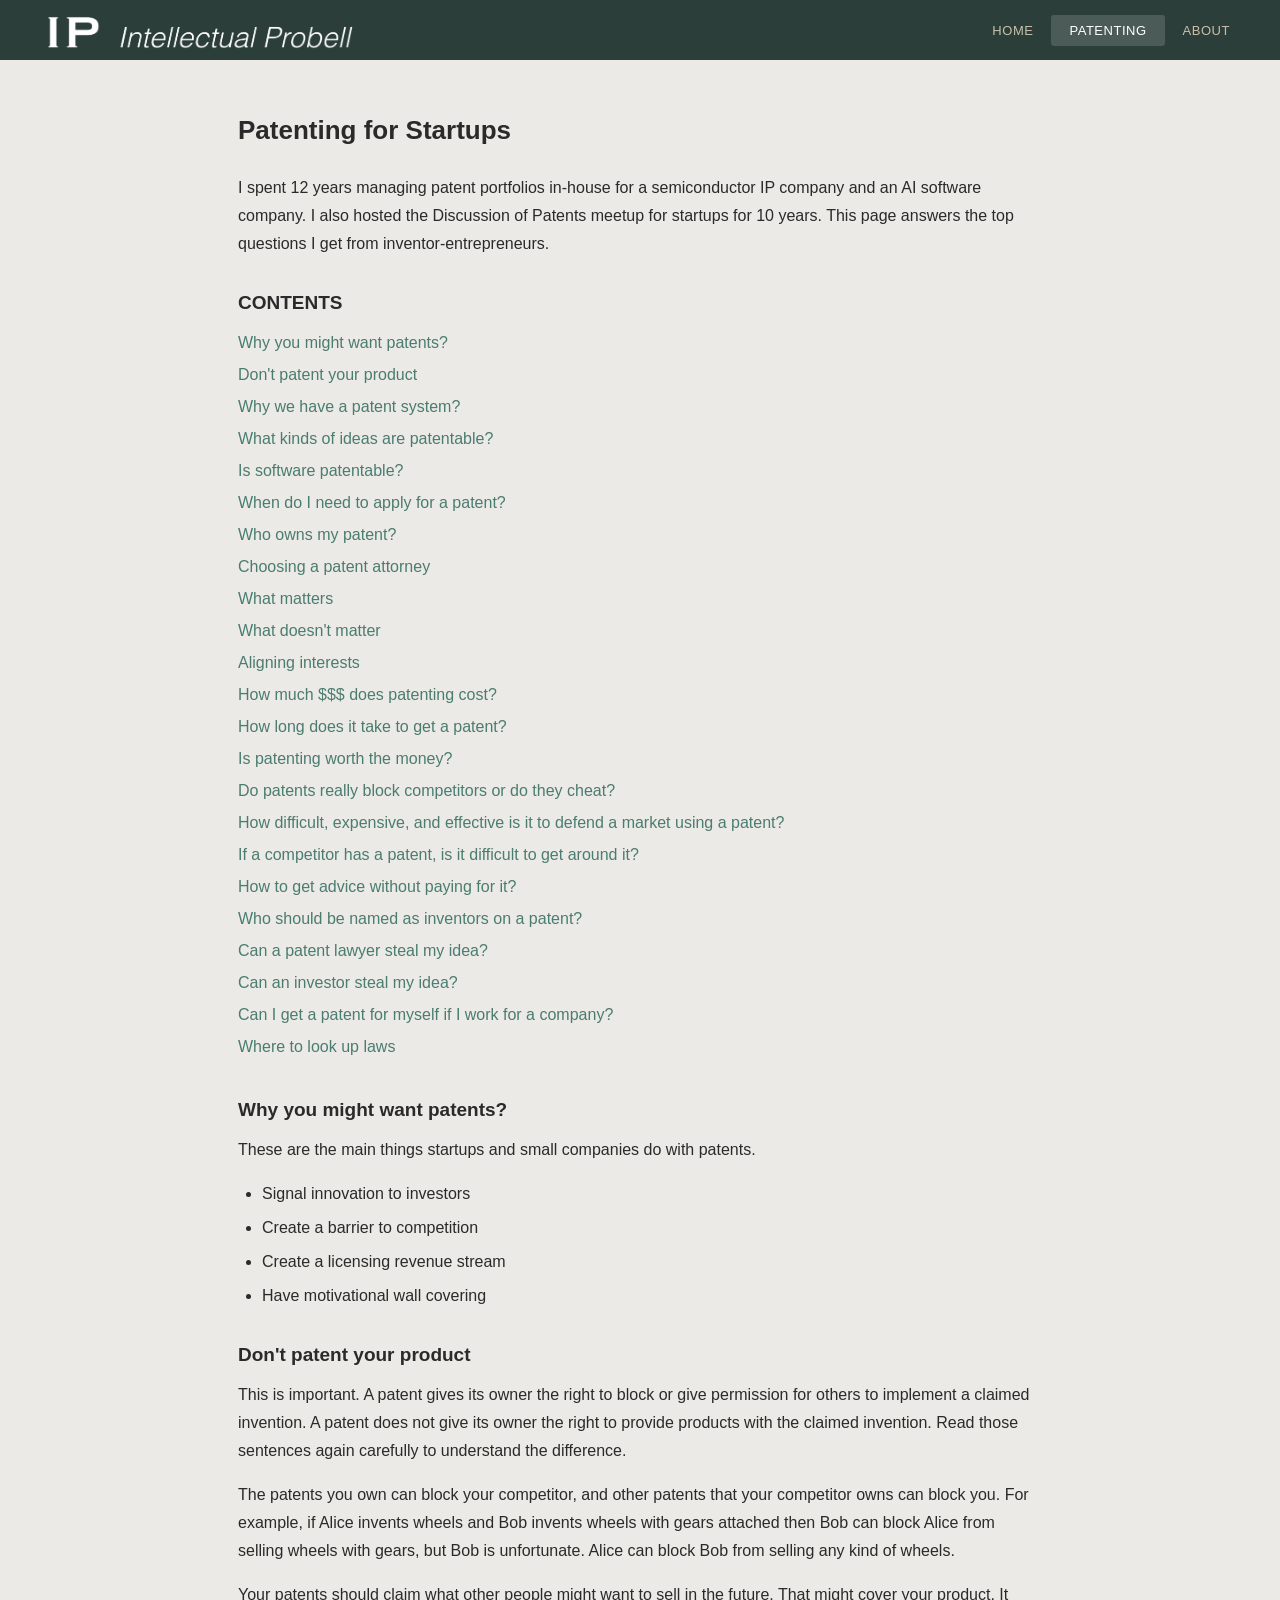
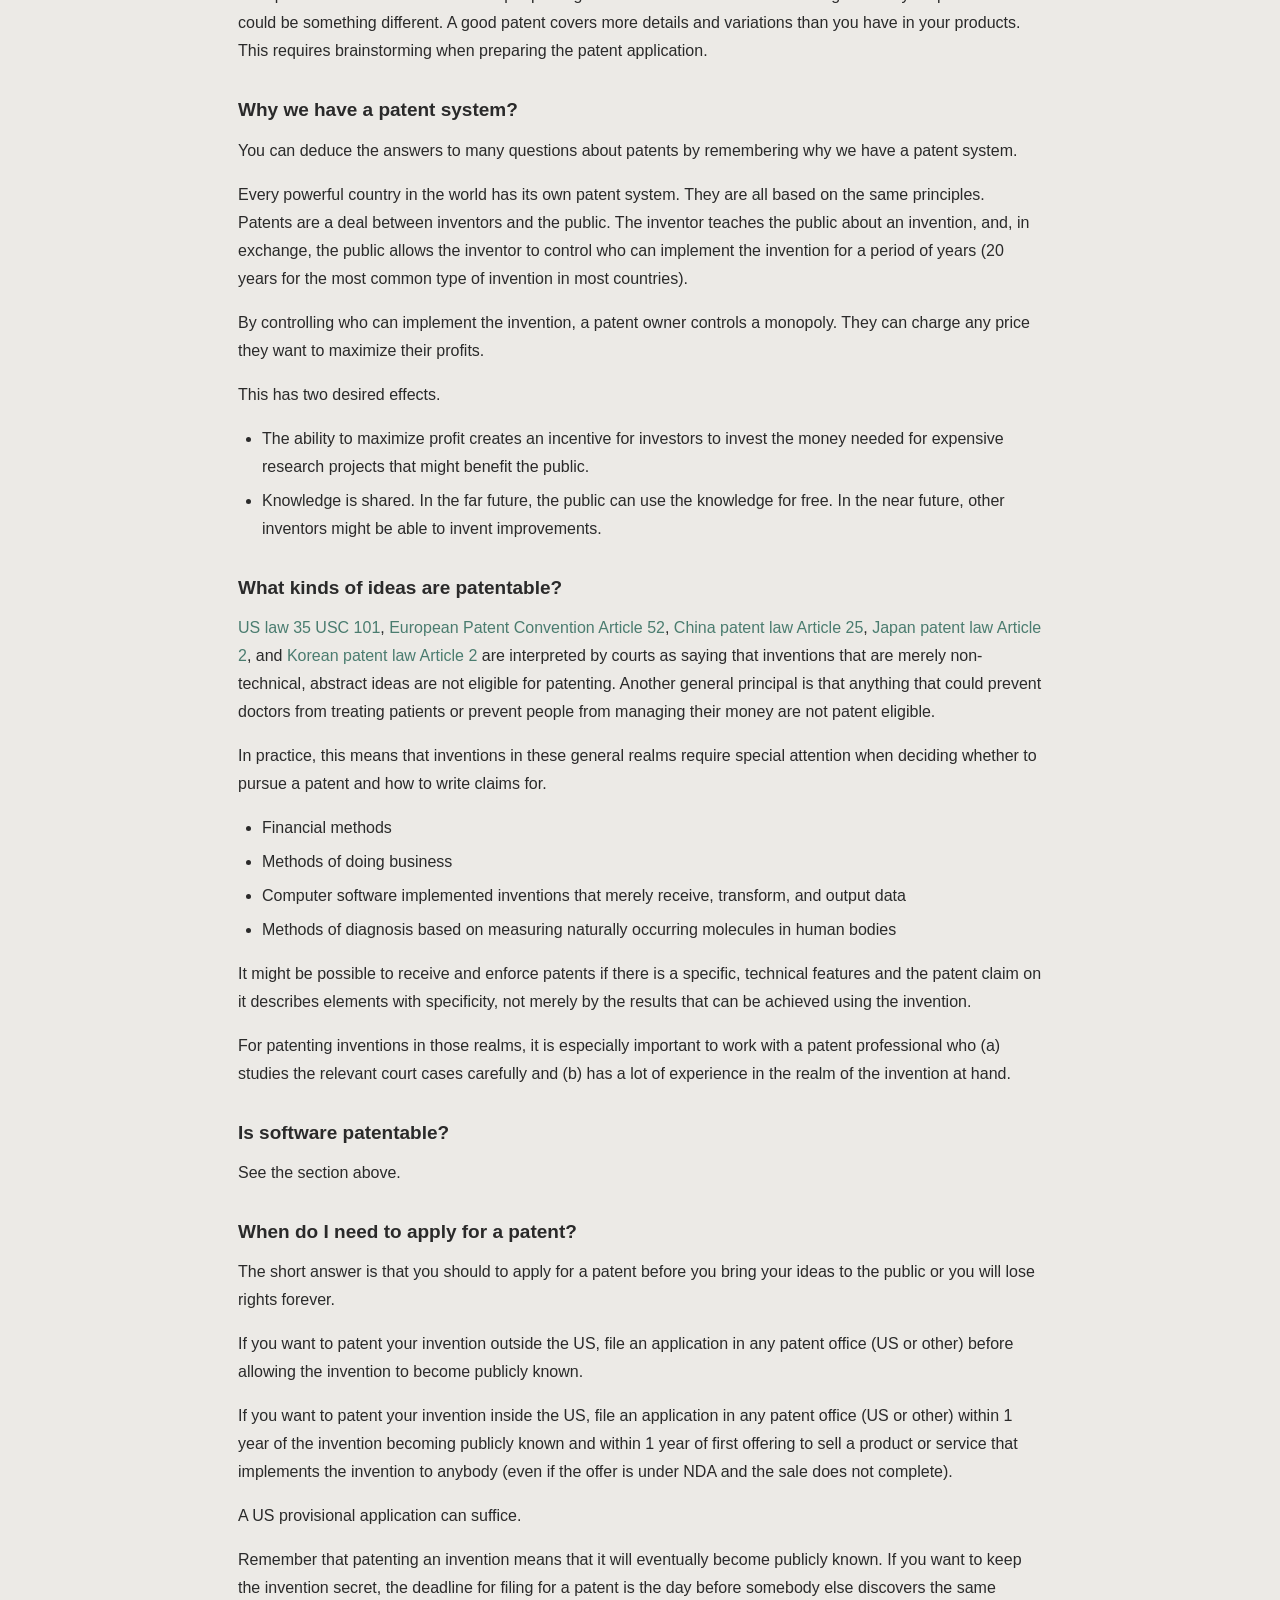
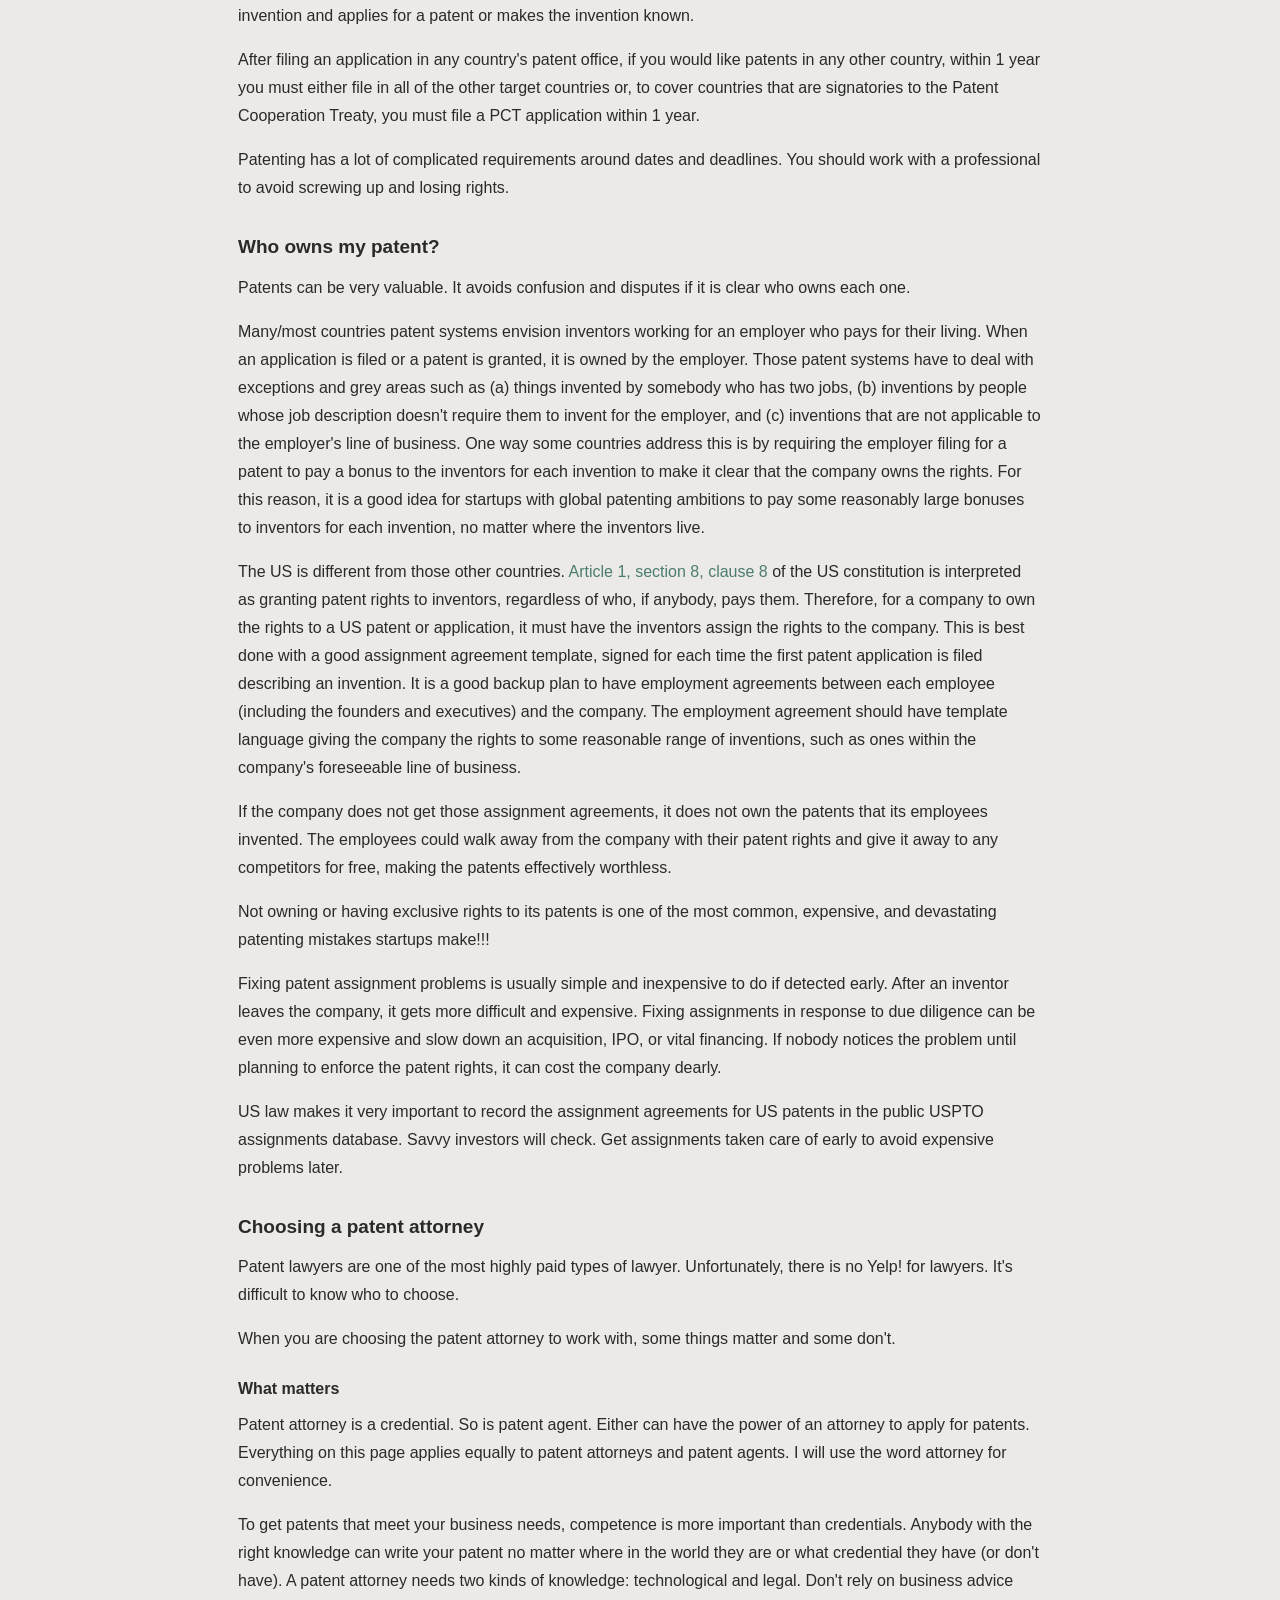
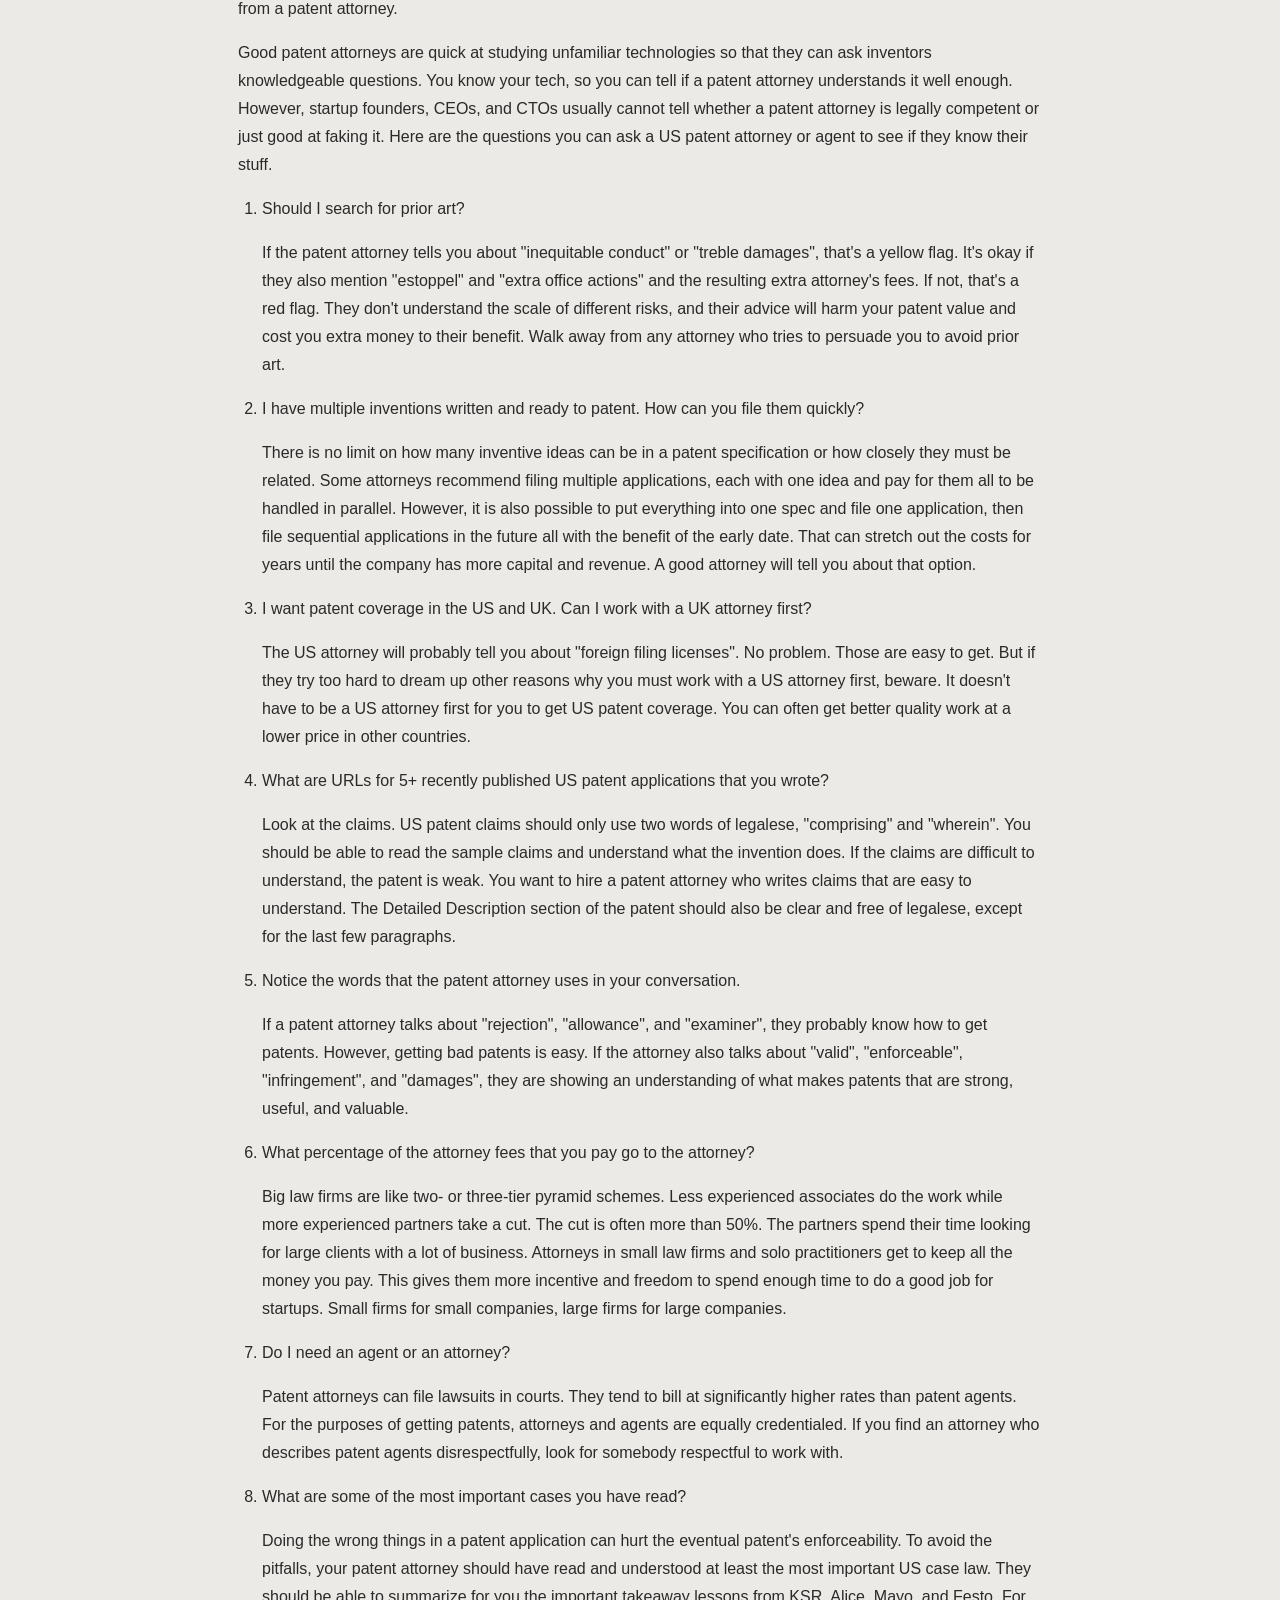
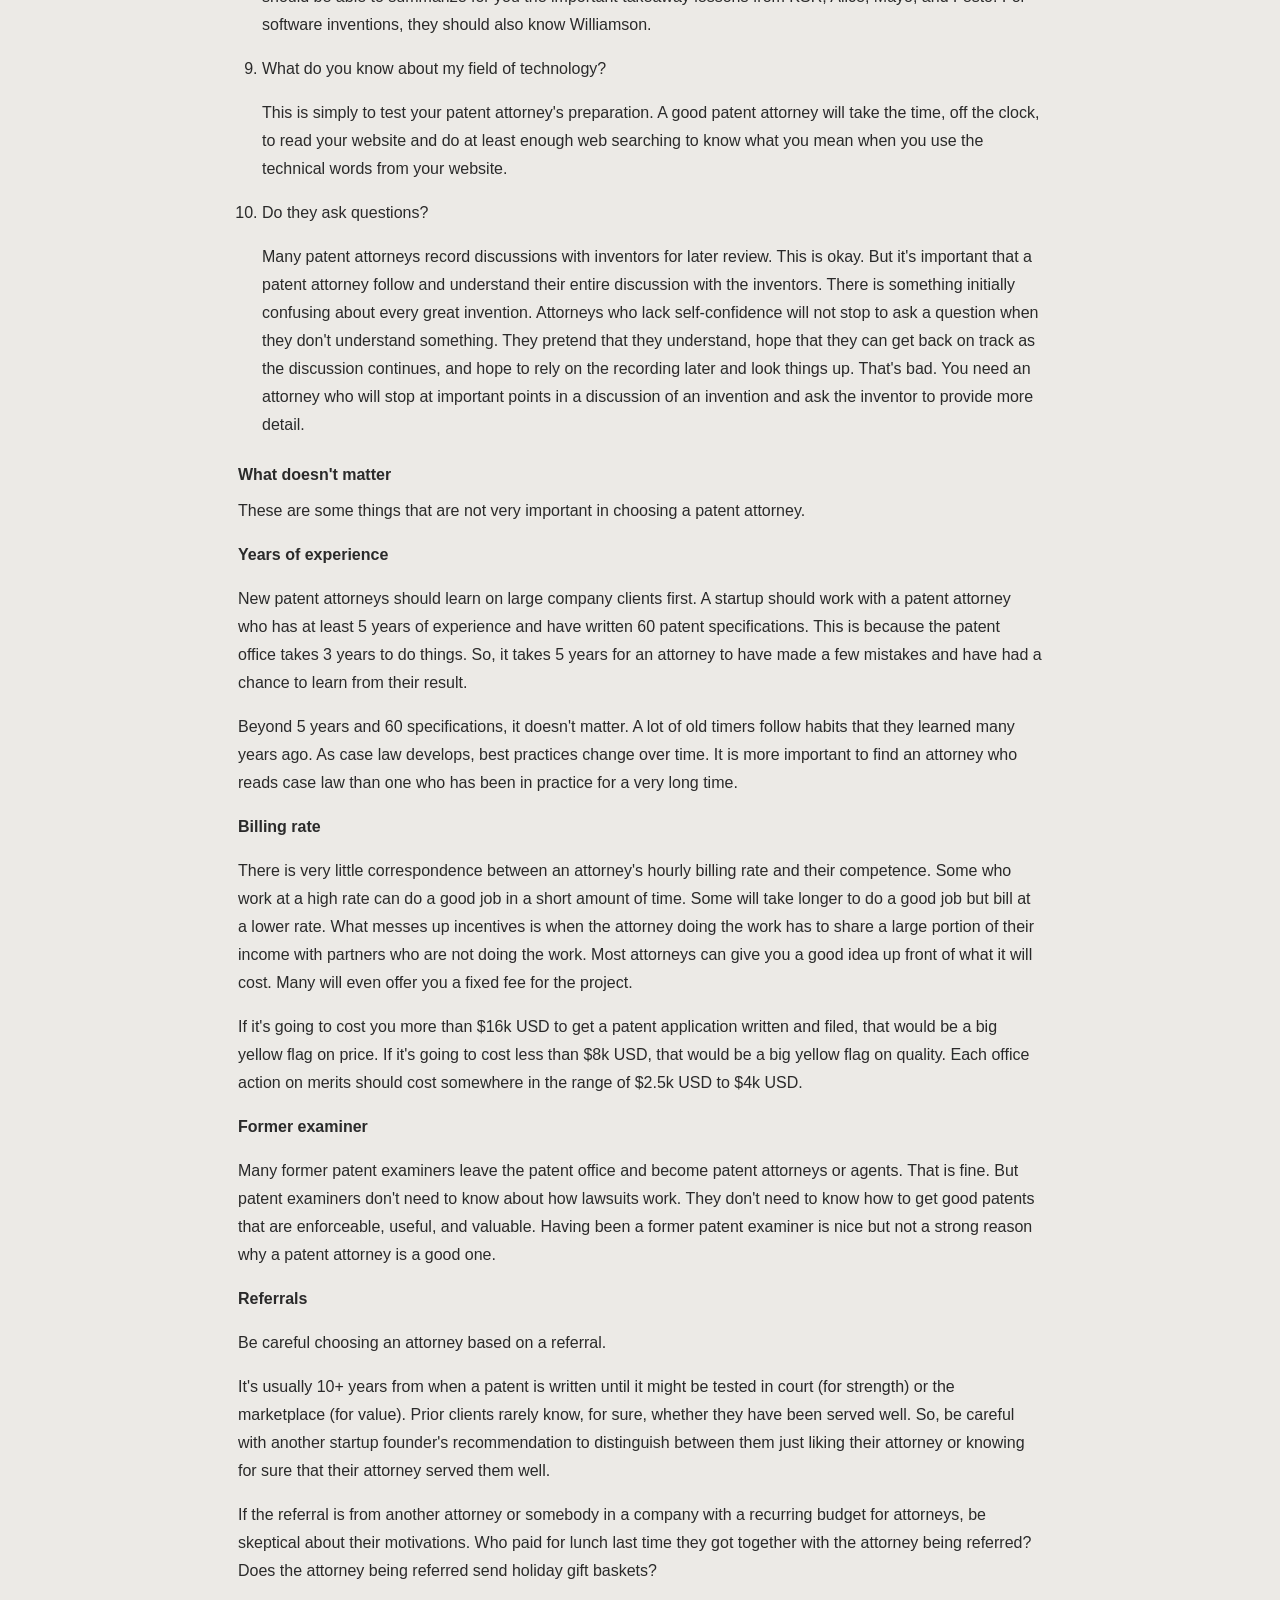
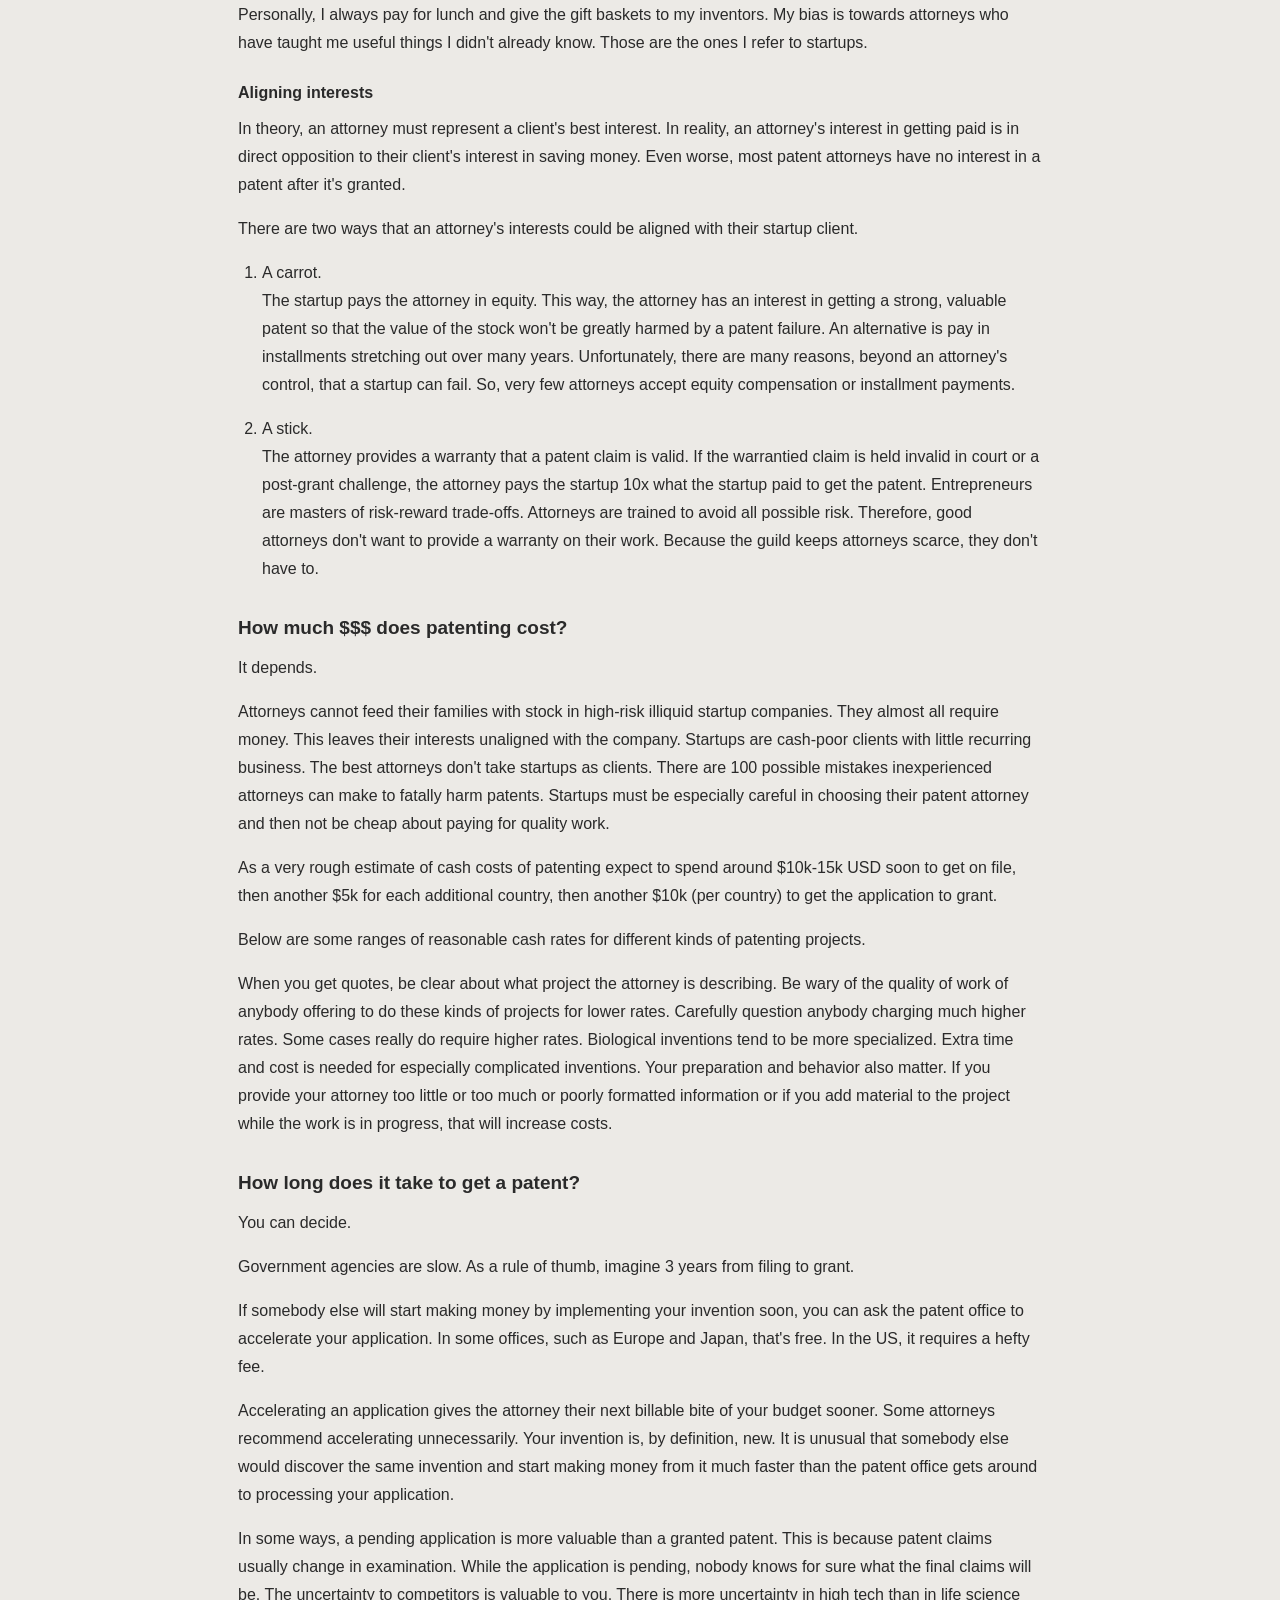
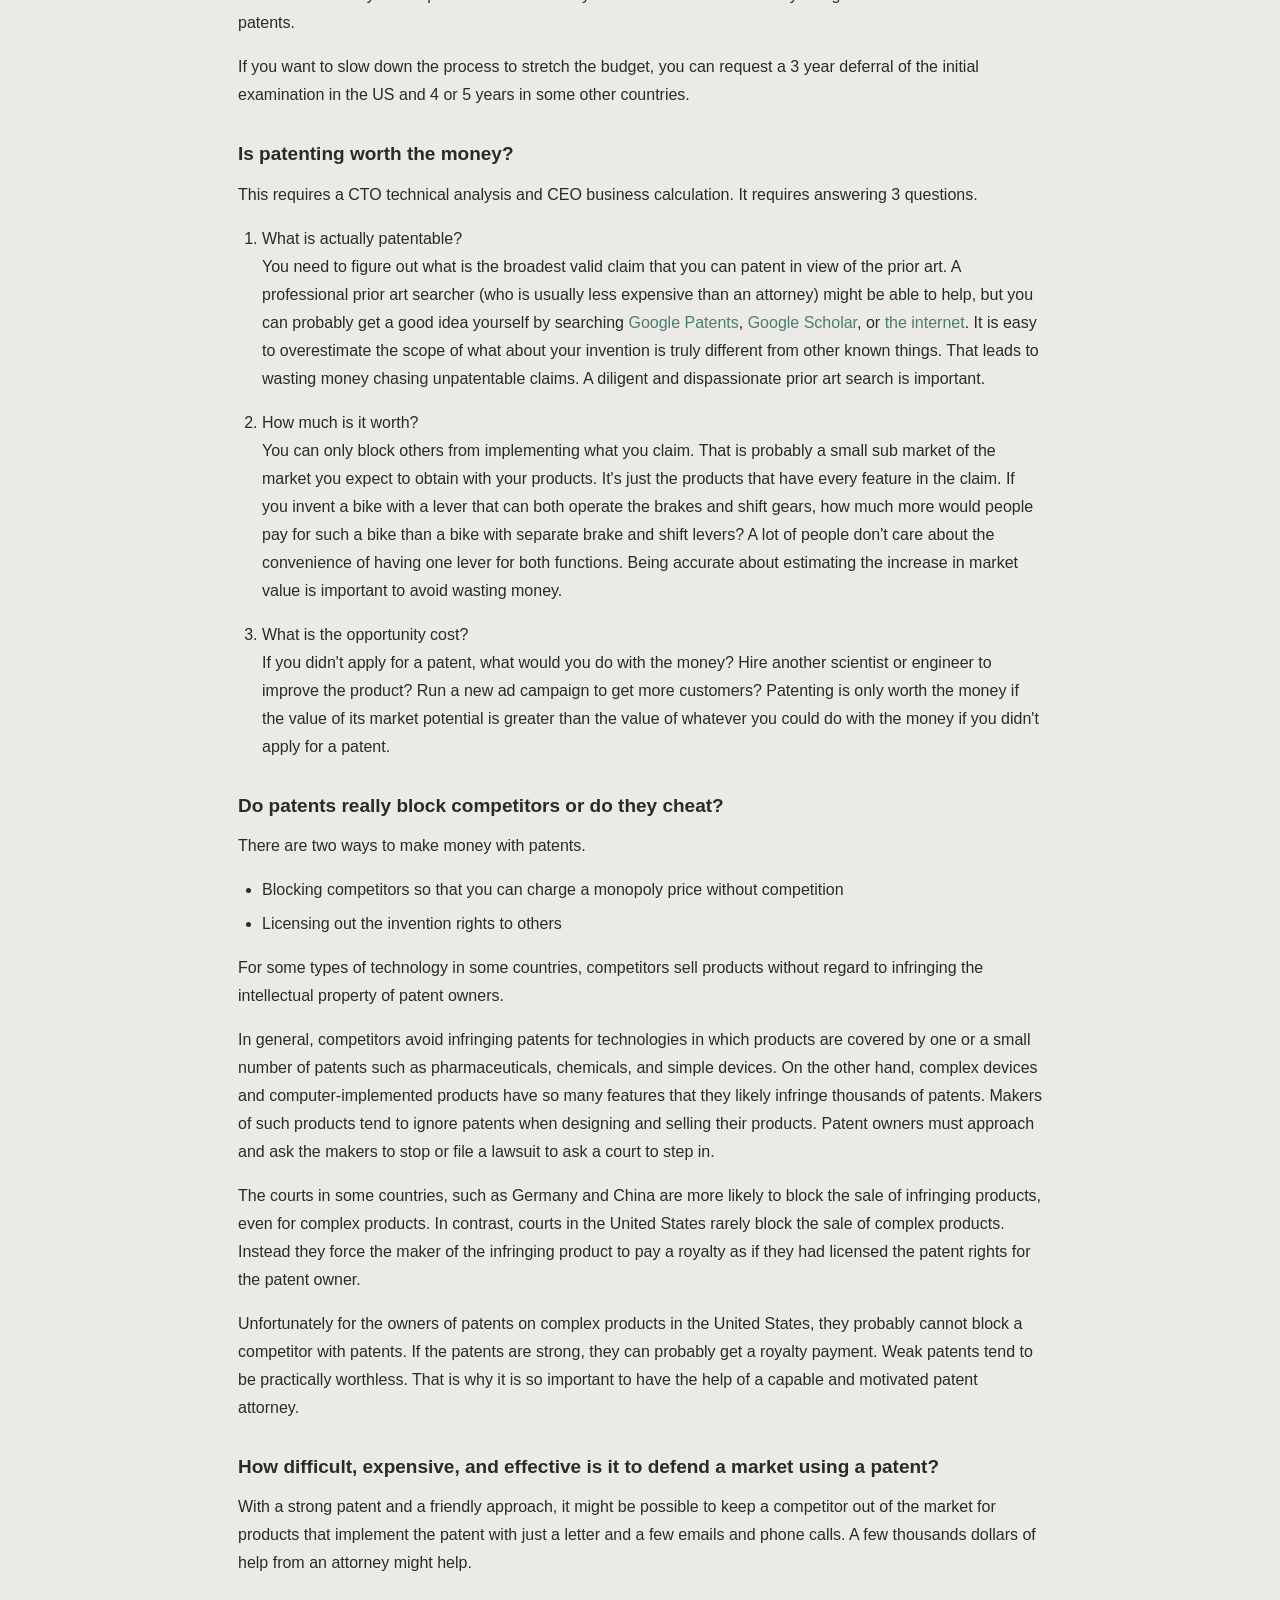
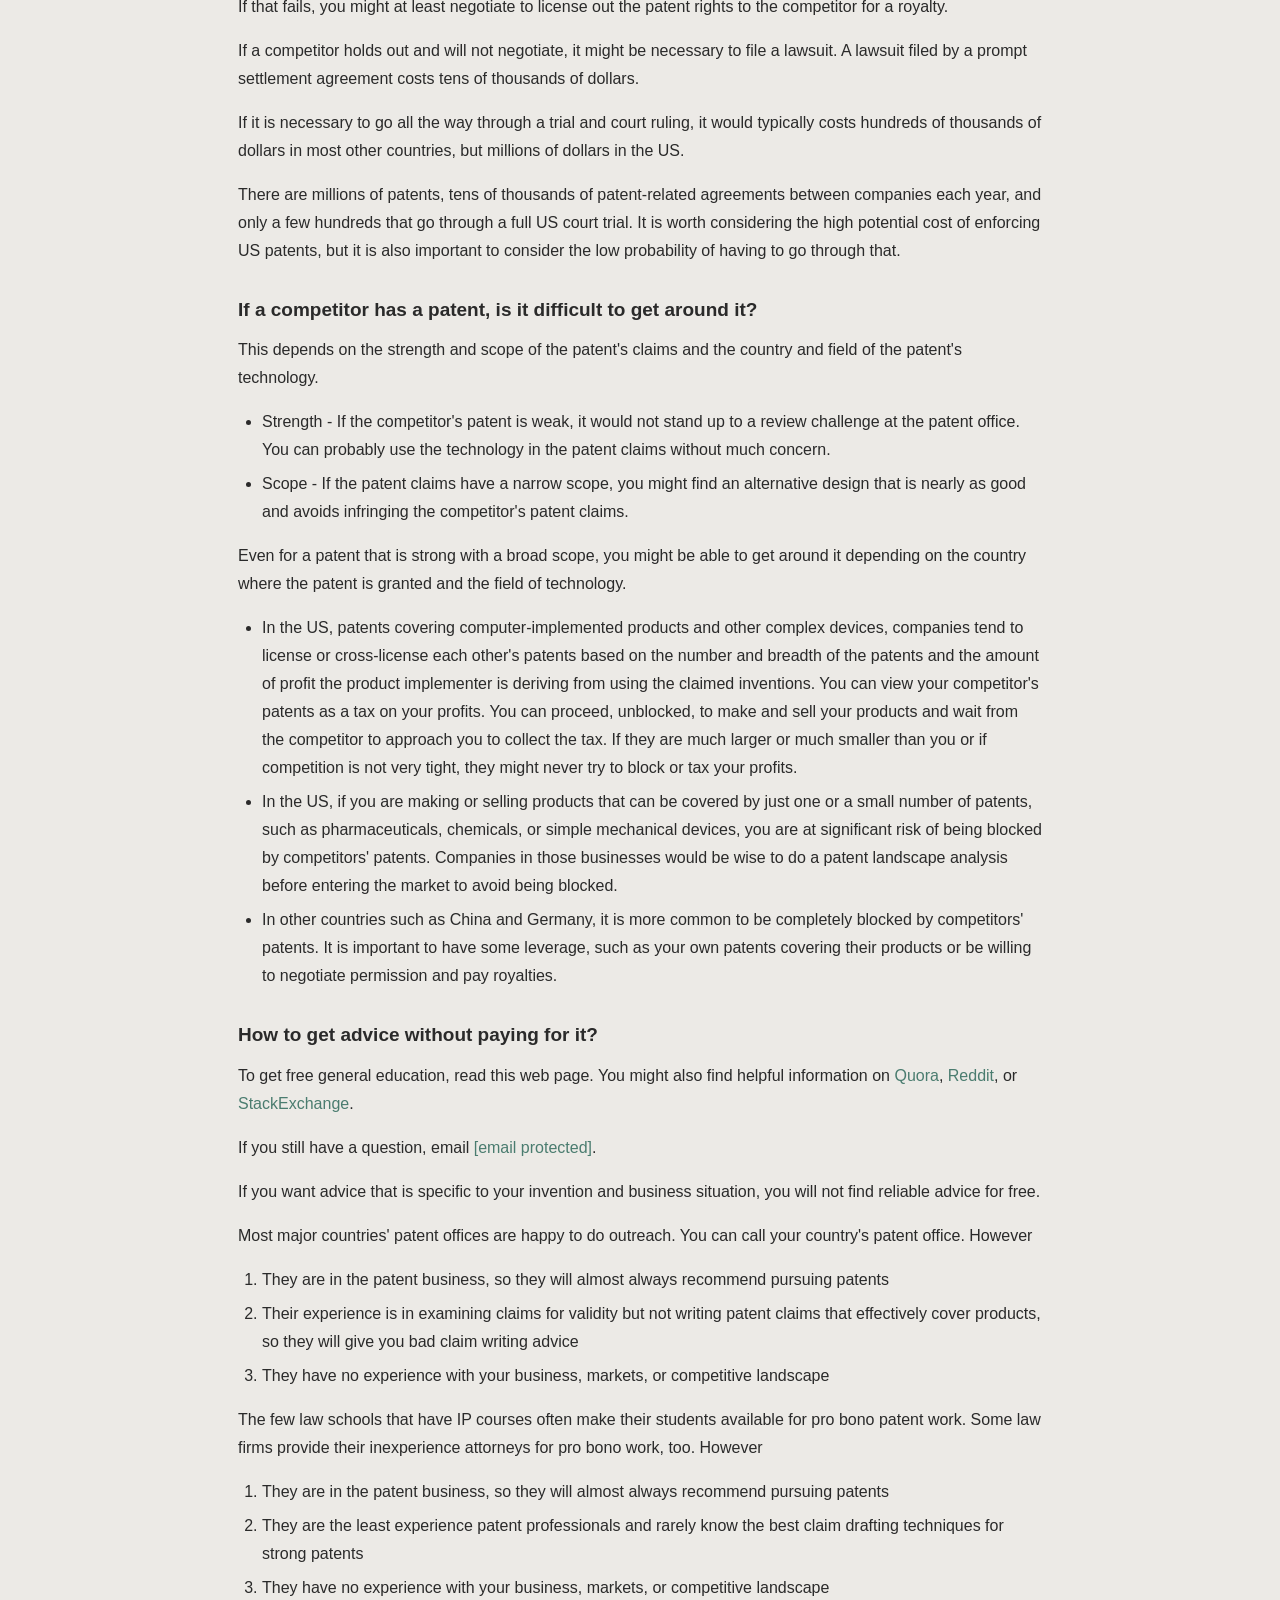
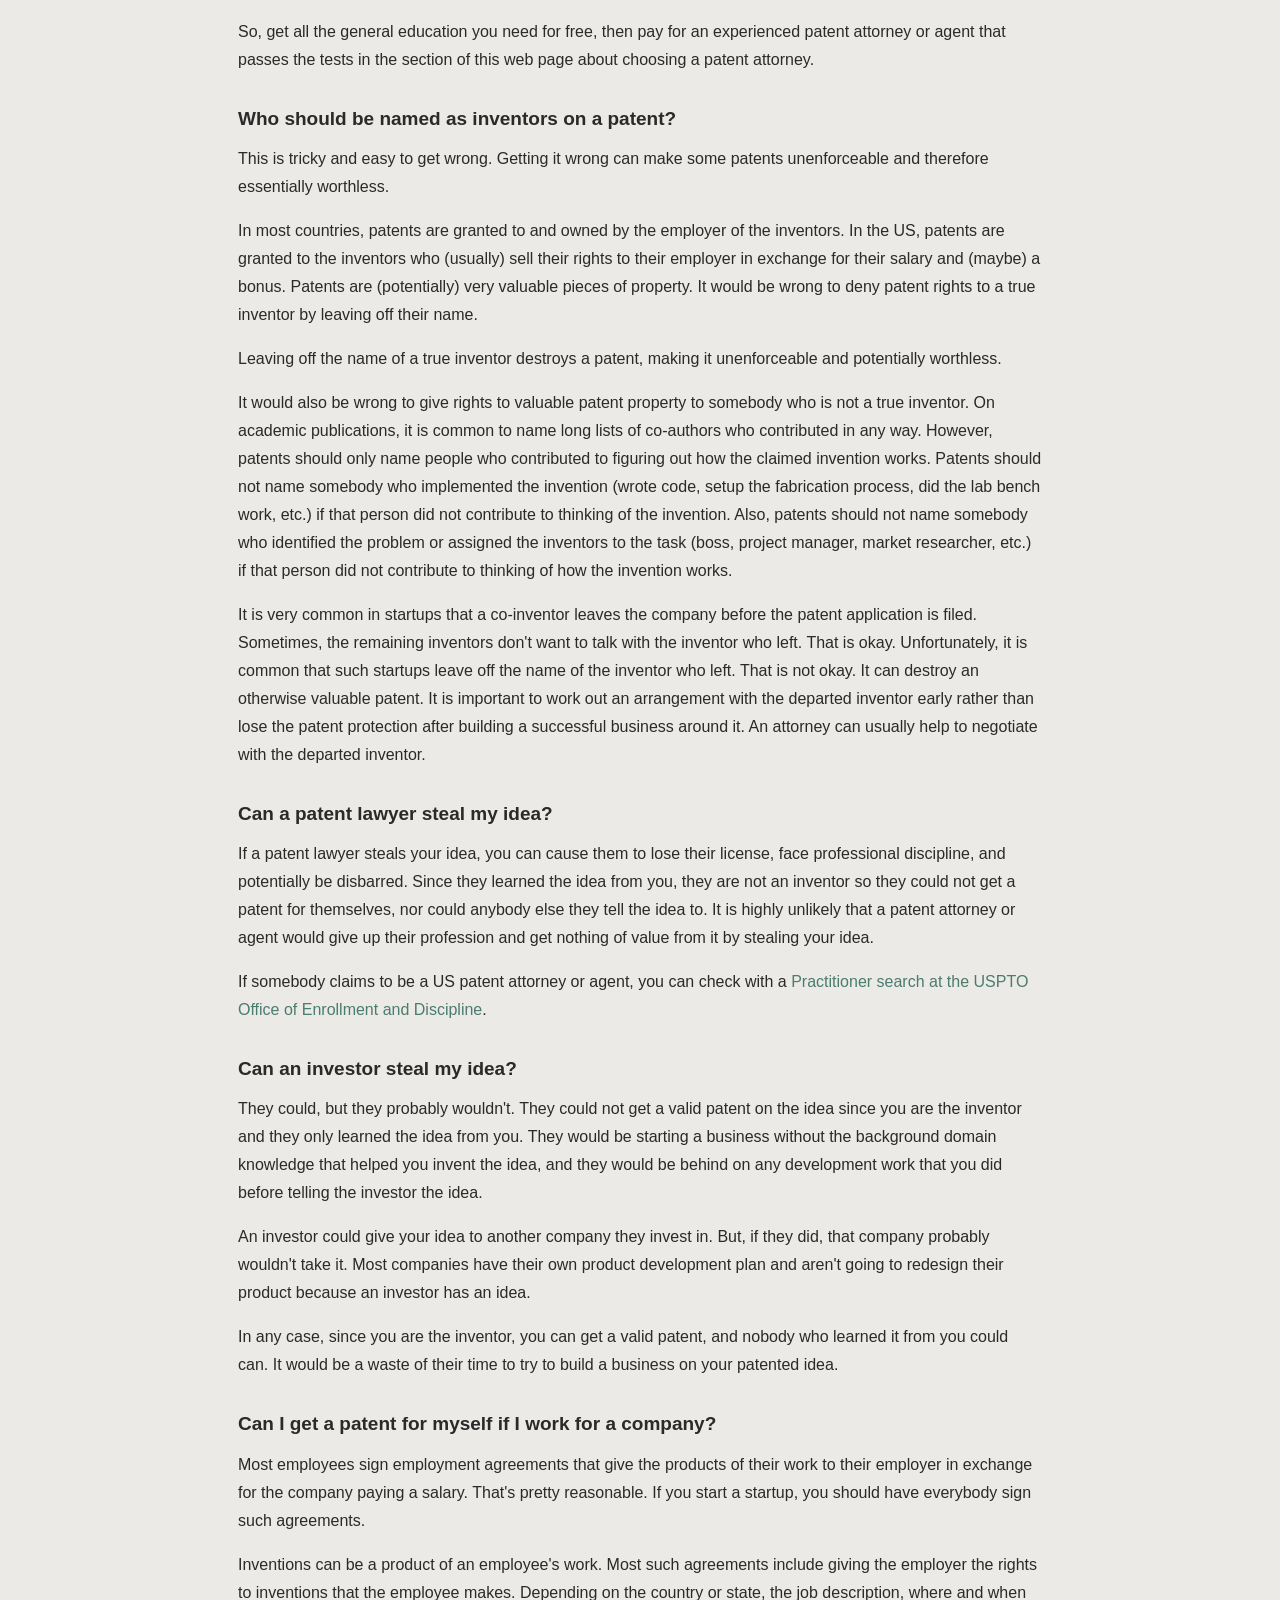
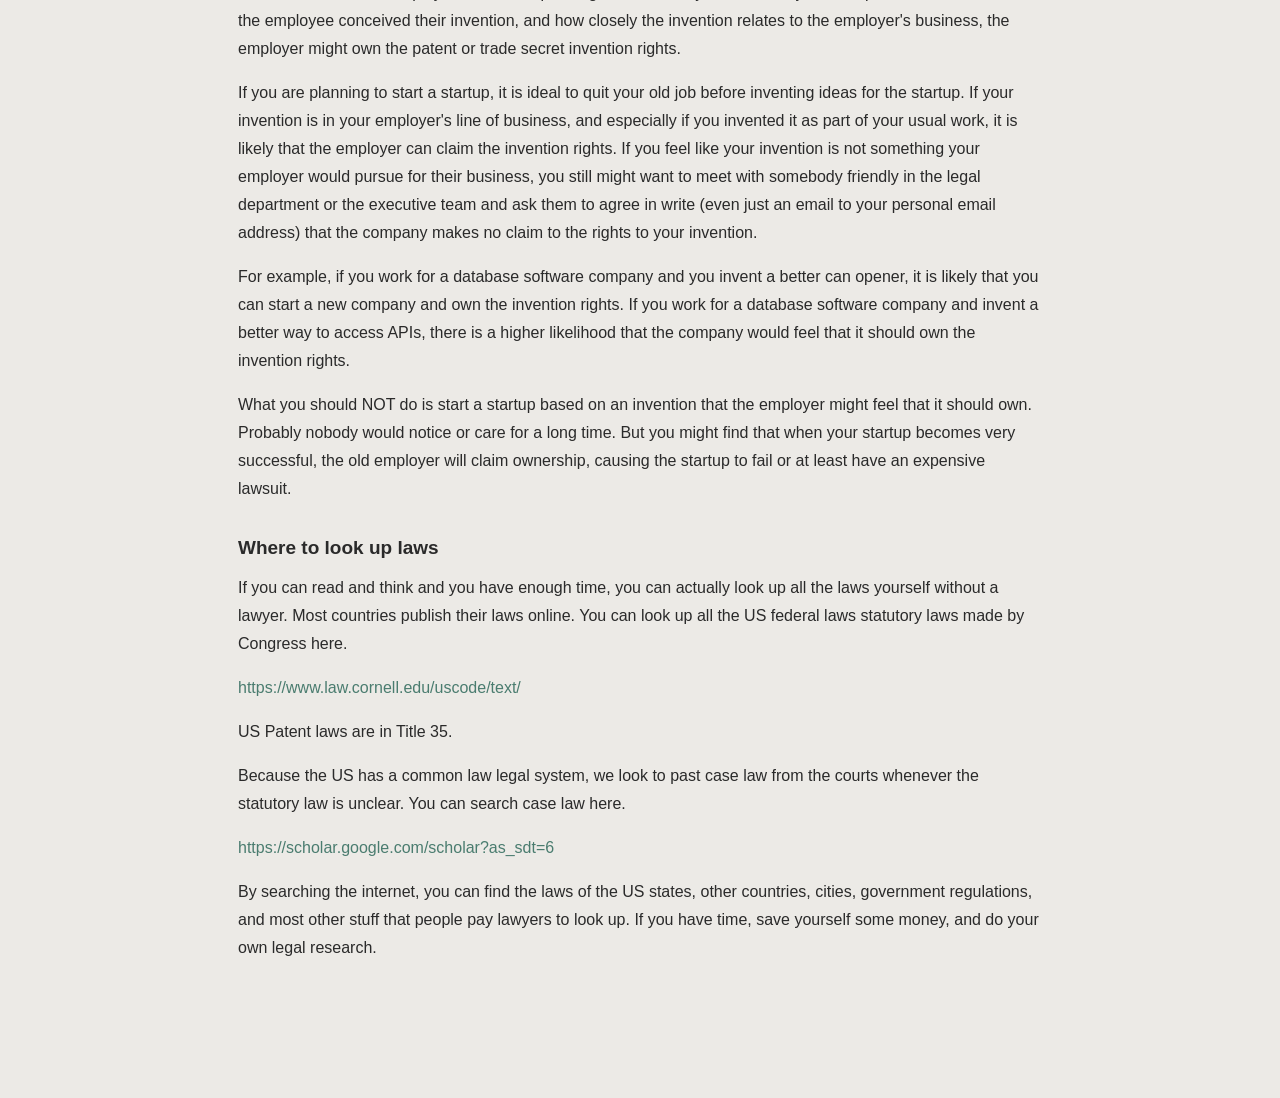
<file: patents.html>
<!DOCTYPE html>
<html lang="en">
<head>
  <meta charset="UTF-8" />
  <meta name="viewport" content="width=device-width, initial-scale=1.0" />
  <title>Patents</title>
  <link rel="stylesheet" href="style.css" />
  <link rel="icon" href="favicon.ico" type="image/x-icon" />
</head>
<body>

  <div class="top-bar">
    <a href="/"><img class="logo-img"
      src="header_white_text.png"
      alt="Intellectual Probell"
    /></a>
    <ul class="top-nav">
      <li><a href="index.html">Home</a></li>
      <li><a href="patents.html" class="active">Patenting</a></li>
      <li><a href="about.html">About</a></li>
    </ul>
  </div>

  <div class="content">

    <h1>Patenting for Startups</h1>

    <p>I spent 12 years managing patent portfolios in-house for a semiconductor IP company and an AI software company. I also hosted the Discussion of Patents meetup for startups for 10 years. This page answers the top questions I get from inventor-entrepreneurs.</p>

    <h2>CONTENTS</h2>
    <div class="toc">
      <ul>
        <li><a href="#why-patents">Why you might want patents?</a></li>
        <li><a href="#dont-patent-product">Don't patent your product</a></li>
        <li><a href="#why-patent-system">Why we have a patent system?</a></li>
        <li><a href="#what-is-patentable">What kinds of ideas are patentable?</a></li>
        <li><a href="#software">Is software patentable?</a></li>
        <li><a href="#when-to-apply">When do I need to apply for a patent?</a></li>
        <li><a href="#who-owns">Who owns my patent?</a></li>
        <li><a href="#choosing-attorney">Choosing a patent attorney</a></li>
        <li><a href="#what-matters">What matters</a></li>
        <li><a href="#what-doesnt-matter">What doesn't matter</a></li>
        <li><a href="#aligning-interests">Aligning interests</a></li>
        <li><a href="#cost">How much $$$ does patenting cost?</a></li>
        <li><a href="#how-long">How long does it take to get a patent?</a></li>
        <li><a href="#worth-it">Is patenting worth the money?</a></li>
        <li><a href="#do-patents-block">Do patents really block competitors or do they cheat?</a></li>
        <li><a href="#defend">How difficult, expensive, and effective is it to defend a market using a patent?</a></li>
        <li><a href="#get-around">If a competitor has a patent, is it difficult to get around it?</a></li>
        <li><a href="#free-advice">How to get advice without paying for it?</a></li>
        <li><a href="#inventors">Who should be named as inventors on a patent?</a></li>
        <li><a href="#lawyer-steal">Can a patent lawyer steal my idea?</a></li>
        <li><a href="#investor-steal">Can an investor steal my idea?</a></li>
        <li><a href="#own-patent">Can I get a patent for myself if I work for a company?</a></li>
        <li><a href="#laws">Where to look up laws</a></li>
      </ul>
    </div>

    <h2 id="why-patents">Why you might want patents?</h2>
    <p>These are the main things startups and small companies do with patents.</p>
    <ul>
      <li>Signal innovation to investors</li>
      <li>Create a barrier to competition</li>
      <li>Create a licensing revenue stream</li>
      <li>Have motivational wall covering</li>
    </ul>

    <h2 id="dont-patent-product">Don't patent your product</h2>
    <p>This is important. A patent gives its owner the right to block or give permission for others to implement a claimed invention. A patent does not give its owner the right to provide products with the claimed invention. Read those sentences again carefully to understand the difference.</p>
    <p>The patents you own can block your competitor, and other patents that your competitor owns can block you. For example, if Alice invents wheels and Bob invents wheels with gears attached then Bob can block Alice from selling wheels with gears, but Bob is unfortunate. Alice can block Bob from selling any kind of wheels.</p>
    <p>Your patents should claim what other people might want to sell in the future. That might cover your product. It could be something different. A good patent covers more details and variations than you have in your products. This requires brainstorming when preparing the patent application.</p>

    <h2 id="why-patent-system">Why we have a patent system?</h2>
    <p>You can deduce the answers to many questions about patents by remembering why we have a patent system.</p>
    <p>Every powerful country in the world has its own patent system. They are all based on the same principles. Patents are a deal between inventors and the public. The inventor teaches the public about an invention, and, in exchange, the public allows the inventor to control who can implement the invention for a period of years (20 years for the most common type of invention in most countries).</p>
    <p>By controlling who can implement the invention, a patent owner controls a monopoly. They can charge any price they want to maximize their profits.</p>
    <p>This has two desired effects.</p>
    <ul>
      <li>The ability to maximize profit creates an incentive for investors to invest the money needed for expensive research projects that might benefit the public.</li>
      <li>Knowledge is shared. In the far future, the public can use the knowledge for free. In the near future, other inventors might be able to invent improvements.</li>
    </ul>

    <h2 id="what-is-patentable">What kinds of ideas are patentable?</h2>
    <p><a href="https://www.law.cornell.edu/uscode/text/35/101" target="_blank">US law 35 USC 101</a>, <a href="https://new.epo.org/en/legal/epc/2020/a52.html" target="_blank">European Patent Convention Article 52</a>, <a href="https://www.natlawreview.com/article/china-s-national-people-s-congress-releases-translation-amended-patent-law" target="_blank">China patent law Article 25</a>, <a href="https://www.japaneselawtranslation.go.jp/en/laws/view/4097" target="_blank">Japan patent law Article 2</a>, and <a href="https://www.kipo.go.kr/upload/en/download/PatentAct.pdf" target="_blank">Korean patent law Article 2</a> are interpreted by courts as saying that inventions that are merely non-technical, abstract ideas are not eligible for patenting. Another general principal is that anything that could prevent doctors from treating patients or prevent people from managing their money are not patent eligible.</p>
    <p>In practice, this means that inventions in these general realms require special attention when deciding whether to pursue a patent and how to write claims for.</p>
    <ul>
      <li>Financial methods</li>
      <li>Methods of doing business</li>
      <li>Computer software implemented inventions that merely receive, transform, and output data</li>
      <li>Methods of diagnosis based on measuring naturally occurring molecules in human bodies</li>
    </ul>
    <p>It might be possible to receive and enforce patents if there is a specific, technical features and the patent claim on it describes elements with specificity, not merely by the results that can be achieved using the invention.</p>
    <p>For patenting inventions in those realms, it is especially important to work with a patent professional who (a) studies the relevant court cases carefully and (b) has a lot of experience in the realm of the invention at hand.</p>

    <h2 id="software">Is software patentable?</h2>
    <p>See the section above.</p>

    <h2 id="when-to-apply">When do I need to apply for a patent?</h2>
    <p>The short answer is that you should to apply for a patent before you bring your ideas to the public or you will lose rights forever.</p>
    <p>If you want to patent your invention outside the US, file an application in any patent office (US or other) before allowing the invention to become publicly known.</p>
    <p>If you want to patent your invention inside the US, file an application in any patent office (US or other) within 1 year of the invention becoming publicly known and within 1 year of first offering to sell a product or service that implements the invention to anybody (even if the offer is under NDA and the sale does not complete).</p>
    <p>A US provisional application can suffice.</p>
    <p>Remember that patenting an invention means that it will eventually become publicly known. If you want to keep the invention secret, the deadline for filing for a patent is the day before somebody else discovers the same invention and applies for a patent or makes the invention known.</p>
    <p>After filing an application in any country's patent office, if you would like patents in any other country, within 1 year you must either file in all of the other target countries or, to cover countries that are signatories to the Patent Cooperation Treaty, you must file a PCT application within 1 year.</p>
    <p>Patenting has a lot of complicated requirements around dates and deadlines. You should work with a professional to avoid screwing up and losing rights.</p>

    <h2 id="who-owns">Who owns my patent?</h2>
    <p>Patents can be very valuable. It avoids confusion and disputes if it is clear who owns each one.</p>
    <p>Many/most countries patent systems envision inventors working for an employer who pays for their living. When an application is filed or a patent is granted, it is owned by the employer. Those patent systems have to deal with exceptions and grey areas such as (a) things invented by somebody who has two jobs, (b) inventions by people whose job description doesn't require them to invent for the employer, and (c) inventions that are not applicable to the employer's line of business. One way some countries address this is by requiring the employer filing for a patent to pay a bonus to the inventors for each invention to make it clear that the company owns the rights. For this reason, it is a good idea for startups with global patenting ambitions to pay some reasonably large bonuses to inventors for each invention, no matter where the inventors live.</p>
    <p>The US is different from those other countries. <a href="https://constitution.congress.gov/browse/article-1/section-8/clause-8/" target="_blank">Article 1, section 8, clause 8</a> of the US constitution is interpreted as granting patent rights to inventors, regardless of who, if anybody, pays them. Therefore, for a company to own the rights to a US patent or application, it must have the inventors assign the rights to the company. This is best done with a good assignment agreement template, signed for each time the first patent application is filed describing an invention. It is a good backup plan to have employment agreements between each employee (including the founders and executives) and the company. The employment agreement should have template language giving the company the rights to some reasonable range of inventions, such as ones within the company's foreseeable line of business.</p>
    <p>If the company does not get those assignment agreements, it does not own the patents that its employees invented. The employees could walk away from the company with their patent rights and give it away to any competitors for free, making the patents effectively worthless.</p>
    <p>Not owning or having exclusive rights to its patents is one of the most common, expensive, and devastating patenting mistakes startups make!!!</p>
    <p>Fixing patent assignment problems is usually simple and inexpensive to do if detected early. After an inventor leaves the company, it gets more difficult and expensive. Fixing assignments in response to due diligence can be even more expensive and slow down an acquisition, IPO, or vital financing. If nobody notices the problem until planning to enforce the patent rights, it can cost the company dearly.</p>
    <p>US law makes it very important to record the assignment agreements for US patents in the public USPTO assignments database. Savvy investors will check. Get assignments taken care of early to avoid expensive problems later.</p>

    <h2 id="choosing-attorney">Choosing a patent attorney</h2>
    <p>Patent lawyers are one of the most highly paid types of lawyer. Unfortunately, there is no Yelp! for lawyers. It's difficult to know who to choose.</p>
    <p>When you are choosing the patent attorney to work with, some things matter and some don't.</p>

    <h3 id="what-matters">What matters</h3>
    <p>Patent attorney is a credential. So is patent agent. Either can have the power of an attorney to apply for patents. Everything on this page applies equally to patent attorneys and patent agents. I will use the word attorney for convenience.</p>
    <p>To get patents that meet your business needs, competence is more important than credentials. Anybody with the right knowledge can write your patent no matter where in the world they are or what credential they have (or don't have). A patent attorney needs two kinds of knowledge: technological and legal. Don't rely on business advice from a patent attorney.</p>
    <p>Good patent attorneys are quick at studying unfamiliar technologies so that they can ask inventors knowledgeable questions. You know your tech, so you can tell if a patent attorney understands it well enough. However, startup founders, CEOs, and CTOs usually cannot tell whether a patent attorney is legally competent or just good at faking it. Here are the questions you can ask a US patent attorney or agent to see if they know their stuff.</p>
    <ol>
      <li><p>Should I search for prior art?</p>
        <p>If the patent attorney tells you about "inequitable conduct" or "treble damages", that's a yellow flag. It's okay if they also mention "estoppel" and "extra office actions" and the resulting extra attorney's fees. If not, that's a red flag. They don't understand the scale of different risks, and their advice will harm your patent value and cost you extra money to their benefit. Walk away from any attorney who tries to persuade you to avoid prior art.</p></li>
      <li><p>I have multiple inventions written and ready to patent. How can you file them quickly?</p>
        <p>There is no limit on how many inventive ideas can be in a patent specification or how closely they must be related. Some attorneys recommend filing multiple applications, each with one idea and pay for them all to be handled in parallel. However, it is also possible to put everything into one spec and file one application, then file sequential applications in the future all with the benefit of the early date. That can stretch out the costs for years until the company has more capital and revenue. A good attorney will tell you about that option.</p></li>
      <li><p>I want patent coverage in the US and UK. Can I work with a UK attorney first?</p>
        <p>The US attorney will probably tell you about "foreign filing licenses". No problem. Those are easy to get. But if they try too hard to dream up other reasons why you must work with a US attorney first, beware. It doesn't have to be a US attorney first for you to get US patent coverage. You can often get better quality work at a lower price in other countries.</p></li>
      <li><p>What are URLs for 5+ recently published US patent applications that you wrote?</p>
        <p>Look at the claims. US patent claims should only use two words of legalese, "comprising" and "wherein". You should be able to read the sample claims and understand what the invention does. If the claims are difficult to understand, the patent is weak. You want to hire a patent attorney who writes claims that are easy to understand. The Detailed Description section of the patent should also be clear and free of legalese, except for the last few paragraphs.</p></li>
      <li><p>Notice the words that the patent attorney uses in your conversation.</p>
        <p>If a patent attorney talks about "rejection", "allowance", and "examiner", they probably know how to get patents. However, getting bad patents is easy. If the attorney also talks about "valid", "enforceable", "infringement", and "damages", they are showing an understanding of what makes patents that are strong, useful, and valuable.</p></li>
      <li><p>What percentage of the attorney fees that you pay go to the attorney?</p>
        <p>Big law firms are like two- or three-tier pyramid schemes. Less experienced associates do the work while more experienced partners take a cut. The cut is often more than 50%. The partners spend their time looking for large clients with a lot of business. Attorneys in small law firms and solo practitioners get to keep all the money you pay. This gives them more incentive and freedom to spend enough time to do a good job for startups. Small firms for small companies, large firms for large companies.</p></li>
      <li><p>Do I need an agent or an attorney?</p>
        <p>Patent attorneys can file lawsuits in courts. They tend to bill at significantly higher rates than patent agents. For the purposes of getting patents, attorneys and agents are equally credentialed. If you find an attorney who describes patent agents disrespectfully, look for somebody respectful to work with.</p></li>
      <li><p>What are some of the most important cases you have read?</p>
        <p>Doing the wrong things in a patent application can hurt the eventual patent's enforceability. To avoid the pitfalls, your patent attorney should have read and understood at least the most important US case law. They should be able to summarize for you the important takeaway lessons from KSR, Alice, Mayo, and Festo. For software inventions, they should also know Williamson.</p></li>
      <li><p>What do you know about my field of technology?</p>
        <p>This is simply to test your patent attorney's preparation. A good patent attorney will take the time, off the clock, to read your website and do at least enough web searching to know what you mean when you use the technical words from your website.</p></li>
      <li><p>Do they ask questions?</p>
        <p>Many patent attorneys record discussions with inventors for later review. This is okay. But it's important that a patent attorney follow and understand their entire discussion with the inventors. There is something initially confusing about every great invention. Attorneys who lack self-confidence will not stop to ask a question when they don't understand something. They pretend that they understand, hope that they can get back on track as the discussion continues, and hope to rely on the recording later and look things up. That's bad. You need an attorney who will stop at important points in a discussion of an invention and ask the inventor to provide more detail.</p></li>
    </ol>

    <h3 id="what-doesnt-matter">What doesn't matter</h3>
    <p>These are some things that are not very important in choosing a patent attorney.</p>
    <p><strong>Years of experience</strong></p>
    <p>New patent attorneys should learn on large company clients first. A startup should work with a patent attorney who has at least 5 years of experience and have written 60 patent specifications. This is because the patent office takes 3 years to do things. So, it takes 5 years for an attorney to have made a few mistakes and have had a chance to learn from their result.</p>
    <p>Beyond 5 years and 60 specifications, it doesn't matter. A lot of old timers follow habits that they learned many years ago. As case law develops, best practices change over time. It is more important to find an attorney who reads case law than one who has been in practice for a very long time.</p>
    <p><strong>Billing rate</strong></p>
    <p>There is very little correspondence between an attorney's hourly billing rate and their competence. Some who work at a high rate can do a good job in a short amount of time. Some will take longer to do a good job but bill at a lower rate. What messes up incentives is when the attorney doing the work has to share a large portion of their income with partners who are not doing the work. Most attorneys can give you a good idea up front of what it will cost. Many will even offer you a fixed fee for the project.</p>
    <p>If it's going to cost you more than $16k USD to get a patent application written and filed, that would be a big yellow flag on price. If it's going to cost less than $8k USD, that would be a big yellow flag on quality. Each office action on merits should cost somewhere in the range of $2.5k USD to $4k USD.</p>
    <p><strong>Former examiner</strong></p>
    <p>Many former patent examiners leave the patent office and become patent attorneys or agents. That is fine. But patent examiners don't need to know about how lawsuits work. They don't need to know how to get good patents that are enforceable, useful, and valuable. Having been a former patent examiner is nice but not a strong reason why a patent attorney is a good one.</p>
    <p><strong>Referrals</strong></p>
    <p>Be careful choosing an attorney based on a referral.</p>
    <p>It's usually 10+ years from when a patent is written until it might be tested in court (for strength) or the marketplace (for value). Prior clients rarely know, for sure, whether they have been served well. So, be careful with another startup founder's recommendation to distinguish between them just liking their attorney or knowing for sure that their attorney served them well.</p>
    <p>If the referral is from another attorney or somebody in a company with a recurring budget for attorneys, be skeptical about their motivations. Who paid for lunch last time they got together with the attorney being referred? Does the attorney being referred send holiday gift baskets?</p>
    <p>Personally, I always pay for lunch and give the gift baskets to my inventors. My bias is towards attorneys who have taught me useful things I didn't already know. Those are the ones I refer to startups.</p>

    <h3 id="aligning-interests">Aligning interests</h3>
    <p>In theory, an attorney must represent a client's best interest. In reality, an attorney's interest in getting paid is in direct opposition to their client's interest in saving money. Even worse, most patent attorneys have no interest in a patent after it's granted.</p>
    <p>There are two ways that an attorney's interests could be aligned with their startup client.</p>
    <ol>
      <li><p>A carrot.<br>The startup pays the attorney in equity. This way, the attorney has an interest in getting a strong, valuable patent so that the value of the stock won't be greatly harmed by a patent failure. An alternative is pay in installments stretching out over many years. Unfortunately, there are many reasons, beyond an attorney's control, that a startup can fail. So, very few attorneys accept equity compensation or installment payments.</p></li>
      <li><p>A stick.<br>The attorney provides a warranty that a patent claim is valid. If the warrantied claim is held invalid in court or a post-grant challenge, the attorney pays the startup 10x what the startup paid to get the patent. Entrepreneurs are masters of risk-reward trade-offs. Attorneys are trained to avoid all possible risk. Therefore, good attorneys don't want to provide a warranty on their work. Because the guild keeps attorneys scarce, they don't have to.</p></li>
    </ol>

    <h2 id="cost">How much $$$ does patenting cost?</h2>
    <p>It depends.</p>
    <p>Attorneys cannot feed their families with stock in high-risk illiquid startup companies. They almost all require money. This leaves their interests unaligned with the company. Startups are cash-poor clients with little recurring business. The best attorneys don't take startups as clients. There are 100 possible mistakes inexperienced attorneys can make to fatally harm patents. Startups must be especially careful in choosing their patent attorney and then not be cheap about paying for quality work.</p>
    <p>As a very rough estimate of cash costs of patenting expect to spend around $10k-15k USD soon to get on file, then another $5k for each additional country, then another $10k (per country) to get the application to grant.</p>
    <p>Below are some ranges of reasonable cash rates for different kinds of patenting projects.</p>
    <p>When you get quotes, be clear about what project the attorney is describing. Be wary of the quality of work of anybody offering to do these kinds of projects for lower rates. Carefully question anybody charging much higher rates. Some cases really do require higher rates. Biological inventions tend to be more specialized. Extra time and cost is needed for especially complicated inventions. Your preparation and behavior also matter. If you provide your attorney too little or too much or poorly formatted information or if you add material to the project while the work is in progress, that will increase costs.</p>

    <h2 id="how-long">How long does it take to get a patent?</h2>
    <p>You can decide.</p>
    <p>Government agencies are slow. As a rule of thumb, imagine 3 years from filing to grant.</p>
    <p>If somebody else will start making money by implementing your invention soon, you can ask the patent office to accelerate your application. In some offices, such as Europe and Japan, that's free. In the US, it requires a hefty fee.</p>
    <p>Accelerating an application gives the attorney their next billable bite of your budget sooner. Some attorneys recommend accelerating unnecessarily. Your invention is, by definition, new. It is unusual that somebody else would discover the same invention and start making money from it much faster than the patent office gets around to processing your application.</p>
    <p>In some ways, a pending application is more valuable than a granted patent. This is because patent claims usually change in examination. While the application is pending, nobody knows for sure what the final claims will be. The uncertainty to competitors is valuable to you. There is more uncertainty in high tech than in life science patents.</p>
    <p>If you want to slow down the process to stretch the budget, you can request a 3 year deferral of the initial examination in the US and 4 or 5 years in some other countries.</p>

    <h2 id="worth-it">Is patenting worth the money?</h2>
    <p>This requires a CTO technical analysis and CEO business calculation. It requires answering 3 questions.</p>
    <ol>
      <li><p>What is actually patentable?<br>You need to figure out what is the broadest valid claim that you can patent in view of the prior art. A professional prior art searcher (who is usually less expensive than an attorney) might be able to help, but you can probably get a good idea yourself by searching <a href="https://patents.google.com/" target="_blank">Google Patents</a>, <a href="https://scholar.google.com/" target="_blank">Google Scholar</a>, or <a href="https://duckduckgo.com/" target="_blank">the internet</a>. It is easy to overestimate the scope of what about your invention is truly different from other known things. That leads to wasting money chasing unpatentable claims. A diligent and dispassionate prior art search is important.</p></li>
      <li><p>How much is it worth?<br>You can only block others from implementing what you claim. That is probably a small sub market of the market you expect to obtain with your products. It's just the products that have every feature in the claim. If you invent a bike with a lever that can both operate the brakes and shift gears, how much more would people pay for such a bike than a bike with separate brake and shift levers? A lot of people don't care about the convenience of having one lever for both functions. Being accurate about estimating the increase in market value is important to avoid wasting money.</p></li>
      <li><p>What is the opportunity cost?<br>If you didn't apply for a patent, what would you do with the money? Hire another scientist or engineer to improve the product? Run a new ad campaign to get more customers? Patenting is only worth the money if the value of its market potential is greater than the value of whatever you could do with the money if you didn't apply for a patent.</p></li>
    </ol>

    <h2 id="do-patents-block">Do patents really block competitors or do they cheat?</h2>
    <p>There are two ways to make money with patents.</p>
    <ul>
      <li>Blocking competitors so that you can charge a monopoly price without competition</li>
      <li>Licensing out the invention rights to others</li>
    </ul>
    <p>For some types of technology in some countries, competitors sell products without regard to infringing the intellectual property of patent owners.</p>
    <p>In general, competitors avoid infringing patents for technologies in which products are covered by one or a small number of patents such as pharmaceuticals, chemicals, and simple devices. On the other hand, complex devices and computer-implemented products have so many features that they likely infringe thousands of patents. Makers of such products tend to ignore patents when designing and selling their products. Patent owners must approach and ask the makers to stop or file a lawsuit to ask a court to step in.</p>
    <p>The courts in some countries, such as Germany and China are more likely to block the sale of infringing products, even for complex products. In contrast, courts in the United States rarely block the sale of complex products. Instead they force the maker of the infringing product to pay a royalty as if they had licensed the patent rights for the patent owner.</p>
    <p>Unfortunately for the owners of patents on complex products in the United States, they probably cannot block a competitor with patents. If the patents are strong, they can probably get a royalty payment. Weak patents tend to be practically worthless. That is why it is so important to have the help of a capable and motivated patent attorney.</p>

    <h2 id="defend">How difficult, expensive, and effective is it to defend a market using a patent?</h2>
    <p>With a strong patent and a friendly approach, it might be possible to keep a competitor out of the market for products that implement the patent with just a letter and a few emails and phone calls. A few thousands dollars of help from an attorney might help.</p>
    <p>If that fails, you might at least negotiate to license out the patent rights to the competitor for a royalty.</p>
    <p>If a competitor holds out and will not negotiate, it might be necessary to file a lawsuit. A lawsuit filed by a prompt settlement agreement costs tens of thousands of dollars.</p>
    <p>If it is necessary to go all the way through a trial and court ruling, it would typically costs hundreds of thousands of dollars in most other countries, but millions of dollars in the US.</p>
    <p>There are millions of patents, tens of thousands of patent-related agreements between companies each year, and only a few hundreds that go through a full US court trial. It is worth considering the high potential cost of enforcing US patents, but it is also important to consider the low probability of having to go through that.</p>

    <h2 id="get-around">If a competitor has a patent, is it difficult to get around it?</h2>
    <p>This depends on the strength and scope of the patent's claims and the country and field of the patent's technology.</p>
    <ul>
      <li>Strength - If the competitor's patent is weak, it would not stand up to a review challenge at the patent office. You can probably use the technology in the patent claims without much concern.</li>
      <li>Scope - If the patent claims have a narrow scope, you might find an alternative design that is nearly as good and avoids infringing the competitor's patent claims.</li>
    </ul>
    <p>Even for a patent that is strong with a broad scope, you might be able to get around it depending on the country where the patent is granted and the field of technology.</p>
    <ul>
      <li>In the US, patents covering computer-implemented products and other complex devices, companies tend to license or cross-license each other's patents based on the number and breadth of the patents and the amount of profit the product implementer is deriving from using the claimed inventions. You can view your competitor's patents as a tax on your profits. You can proceed, unblocked, to make and sell your products and wait from the competitor to approach you to collect the tax. If they are much larger or much smaller than you or if competition is not very tight, they might never try to block or tax your profits.</li>
      <li>In the US, if you are making or selling products that can be covered by just one or a small number of patents, such as pharmaceuticals, chemicals, or simple mechanical devices, you are at significant risk of being blocked by competitors' patents. Companies in those businesses would be wise to do a patent landscape analysis before entering the market to avoid being blocked.</li>
      <li>In other countries such as China and Germany, it is more common to be completely blocked by competitors' patents. It is important to have some leverage, such as your own patents covering their products or be willing to negotiate permission and pay royalties.</li>
    </ul>

    <h2 id="free-advice">How to get advice without paying for it?</h2>
    <p>To get free general education, read this web page. You might also find helpful information on <a href="https://www.quora.com/topic/Patents" target="_blank">Quora</a>, <a href="https://www.reddit.com/r/Patents/" target="_blank">Reddit</a>, or <a href="https://patents.stackexchange.com/" target="_blank">StackExchange</a>.</p>
    <p>If you still have a question, email <a href="/cdn-cgi/l/email-protection#1a6a7b6e7f746e695a6a6875787f767634797577"><span class="__cf_email__" data-cfemail="4f3f2e3b2a213b3c0f3f3d202d2a2323612c2022">[email&#160;protected]</span></a>.</p>
    <p>If you want advice that is specific to your invention and business situation, you will not find reliable advice for free.</p>
    <p>Most major countries' patent offices are happy to do outreach. You can call your country's patent office. However</p>
    <ol>
      <li>They are in the patent business, so they will almost always recommend pursuing patents</li>
      <li>Their experience is in examining claims for validity but not writing patent claims that effectively cover products, so they will give you bad claim writing advice</li>
      <li>They have no experience with your business, markets, or competitive landscape</li>
    </ol>
    <p>The few law schools that have IP courses often make their students available for pro bono patent work. Some law firms provide their inexperience attorneys for pro bono work, too. However</p>
    <ol>
      <li>They are in the patent business, so they will almost always recommend pursuing patents</li>
      <li>They are the least experience patent professionals and rarely know the best claim drafting techniques for strong patents</li>
      <li>They have no experience with your business, markets, or competitive landscape</li>
    </ol>
    <p>So, get all the general education you need for free, then pay for an experienced patent attorney or agent that passes the tests in the section of this web page about choosing a patent attorney.</p>

    <h2 id="inventors">Who should be named as inventors on a patent?</h2>
    <p>This is tricky and easy to get wrong. Getting it wrong can make some patents unenforceable and therefore essentially worthless.</p>
    <p>In most countries, patents are granted to and owned by the employer of the inventors. In the US, patents are granted to the inventors who (usually) sell their rights to their employer in exchange for their salary and (maybe) a bonus. Patents are (potentially) very valuable pieces of property. It would be wrong to deny patent rights to a true inventor by leaving off their name.</p>
    <p>Leaving off the name of a true inventor destroys a patent, making it unenforceable and potentially worthless.</p>
    <p>It would also be wrong to give rights to valuable patent property to somebody who is not a true inventor. On academic publications, it is common to name long lists of co-authors who contributed in any way. However, patents should only name people who contributed to figuring out how the claimed invention works. Patents should not name somebody who implemented the invention (wrote code, setup the fabrication process, did the lab bench work, etc.) if that person did not contribute to thinking of the invention. Also, patents should not name somebody who identified the problem or assigned the inventors to the task (boss, project manager, market researcher, etc.) if that person did not contribute to thinking of how the invention works.</p>
    <p>It is very common in startups that a co-inventor leaves the company before the patent application is filed. Sometimes, the remaining inventors don't want to talk with the inventor who left. That is okay. Unfortunately, it is common that such startups leave off the name of the inventor who left. That is not okay. It can destroy an otherwise valuable patent. It is important to work out an arrangement with the departed inventor early rather than lose the patent protection after building a successful business around it. An attorney can usually help to negotiate with the departed inventor.</p>

    <h2 id="lawyer-steal">Can a patent lawyer steal my idea?</h2>
    <p>If a patent lawyer steals your idea, you can cause them to lose their license, face professional discipline, and potentially be disbarred. Since they learned the idea from you, they are not an inventor so they could not get a patent for themselves, nor could anybody else they tell the idea to. It is highly unlikely that a patent attorney or agent would give up their profession and get nothing of value from it by stealing your idea.</p>
    <p>If somebody claims to be a US patent attorney or agent, you can check with a <a href="https://oedci.uspto.gov/OEDCI/practitionerSearchEntry" target="_blank">Practitioner search at the USPTO Office of Enrollment and Discipline</a>.</p>

    <h2 id="investor-steal">Can an investor steal my idea?</h2>
    <p>They could, but they probably wouldn't. They could not get a valid patent on the idea since you are the inventor and they only learned the idea from you. They would be starting a business without the background domain knowledge that helped you invent the idea, and they would be behind on any development work that you did before telling the investor the idea.</p>
    <p>An investor could give your idea to another company they invest in. But, if they did, that company probably wouldn't take it. Most companies have their own product development plan and aren't going to redesign their product because an investor has an idea.</p>
    <p>In any case, since you are the inventor, you can get a valid patent, and nobody who learned it from you could can. It would be a waste of their time to try to build a business on your patented idea.</p>

    <h2 id="own-patent">Can I get a patent for myself if I work for a company?</h2>
    <p>Most employees sign employment agreements that give the products of their work to their employer in exchange for the company paying a salary. That's pretty reasonable. If you start a startup, you should have everybody sign such agreements.</p>
    <p>Inventions can be a product of an employee's work. Most such agreements include giving the employer the rights to inventions that the employee makes. Depending on the country or state, the job description, where and when the employee conceived their invention, and how closely the invention relates to the employer's business, the employer might own the patent or trade secret invention rights.</p>
    <p>If you are planning to start a startup, it is ideal to quit your old job before inventing ideas for the startup. If your invention is in your employer's line of business, and especially if you invented it as part of your usual work, it is likely that the employer can claim the invention rights. If you feel like your invention is not something your employer would pursue for their business, you still might want to meet with somebody friendly in the legal department or the executive team and ask them to agree in write (even just an email to your personal email address) that the company makes no claim to the rights to your invention.</p>
    <p>For example, if you work for a database software company and you invent a better can opener, it is likely that you can start a new company and own the invention rights. If you work for a database software company and invent a better way to access APIs, there is a higher likelihood that the company would feel that it should own the invention rights.</p>
    <p>What you should NOT do is start a startup based on an invention that the employer might feel that it should own. Probably nobody would notice or care for a long time. But you might find that when your startup becomes very successful, the old employer will claim ownership, causing the startup to fail or at least have an expensive lawsuit.</p>

    <h2 id="laws">Where to look up laws</h2>
    <p>If you can read and think and you have enough time, you can actually look up all the laws yourself without a lawyer. Most countries publish their laws online. You can look up all the US federal laws statutory laws made by Congress here.</p>
    <p><a href="https://www.law.cornell.edu/uscode/text/" target="_blank">https://www.law.cornell.edu/uscode/text/</a></p>
    <p>US Patent laws are in Title 35.</p>
    <p>Because the US has a common law legal system, we look to past case law from the courts whenever the statutory law is unclear. You can search case law here.</p>
    <p><a href="https://scholar.google.com/scholar?as_sdt=6" target="_blank">https://scholar.google.com/scholar?as_sdt=6</a></p>

    <p>By searching the internet, you can find the laws of the US states, other countries, cities, government regulations, and most other stuff that people pay lawyers to look up. If you have time, save yourself some money, and do your own legal research.</p>

  </div>
</body>
</html>
</file>
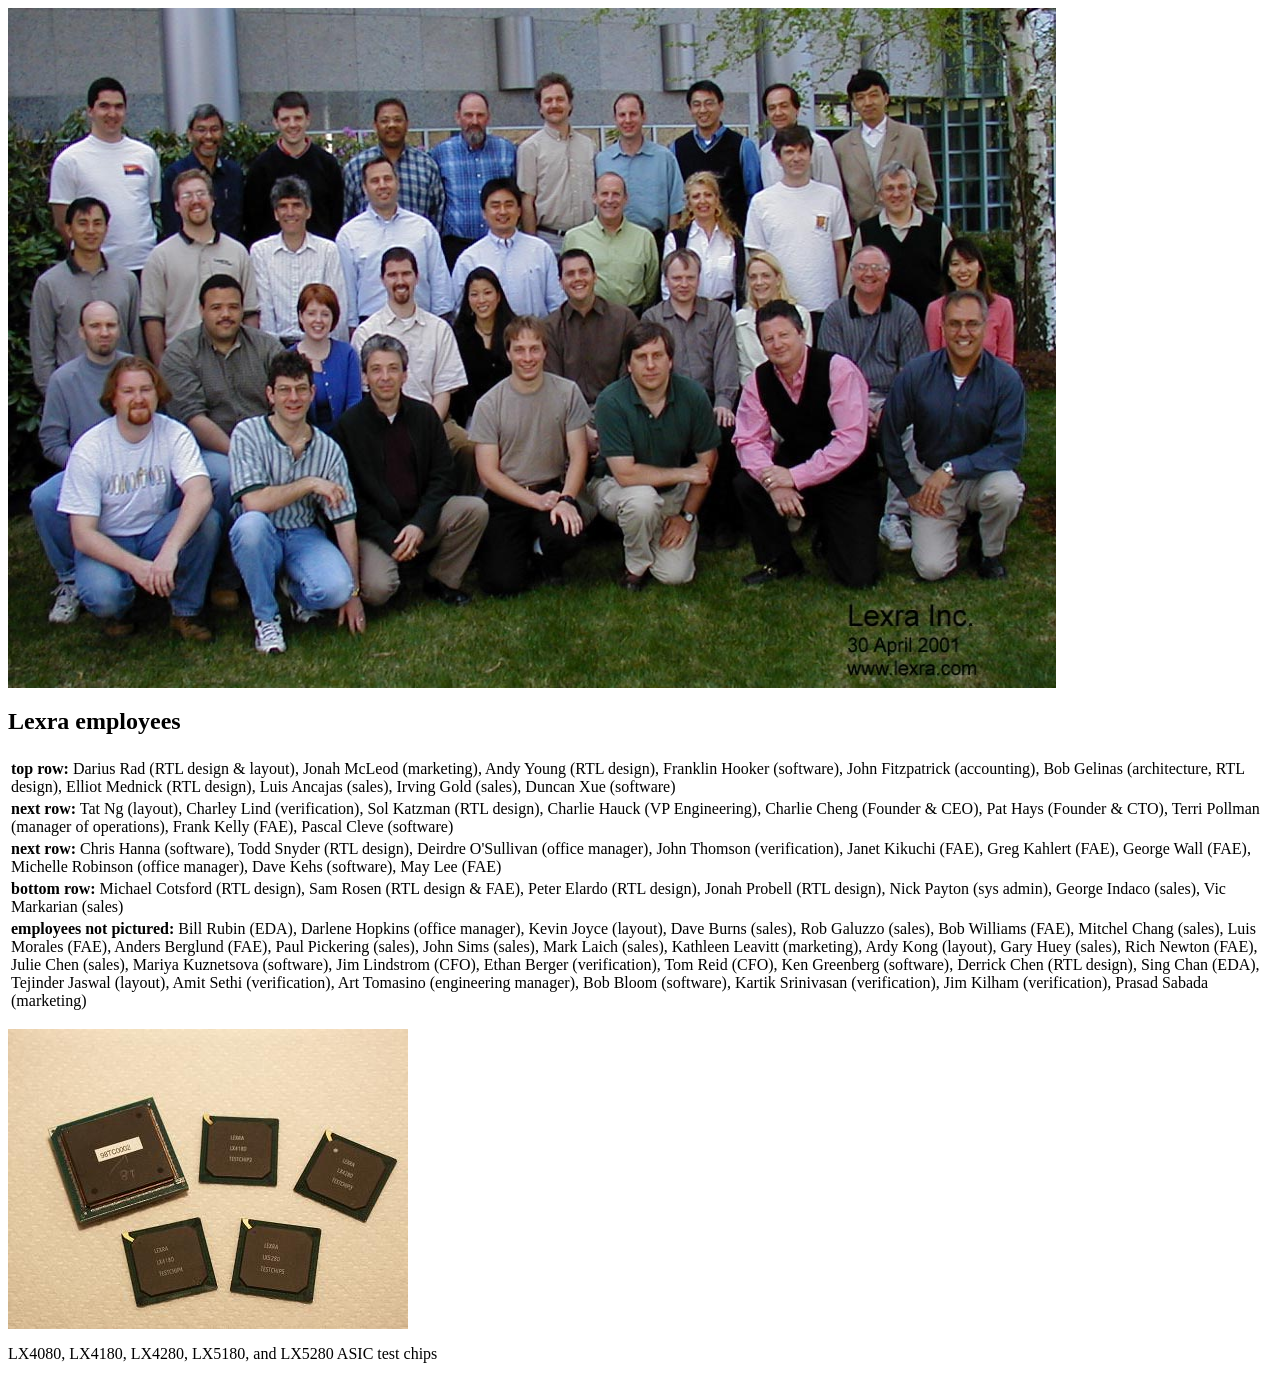
<file: Lexra/lexraphoto.html>
<html>

 <head>
  <title>Lexra Company Photo</title>
 </head>

 <body>

  <p>
   <img width=1048 height=680 align=center src="LexraGroup10_4_30_2001_small.jpg">
  </p>

  <table>
   <tr>
    <h2>Lexra employees</h2>
   </tr>
   <tr>
    <td><b>top row:</b> Darius Rad (RTL design & layout), Jonah McLeod (marketing), Andy Young (RTL design), Franklin Hooker (software), John Fitzpatrick (accounting), Bob Gelinas (architecture, RTL design), Elliot Mednick (RTL design), Luis Ancajas (sales), Irving Gold (sales), Duncan Xue (software)</td>
   </tr>
   <tr>
    <td><b>next row:</b> Tat Ng (layout), Charley Lind (verification), Sol Katzman (RTL design), Charlie Hauck (VP Engineering), Charlie Cheng (Founder & CEO), Pat Hays (Founder & CTO), Terri Pollman (manager of operations), Frank Kelly (FAE), Pascal Cleve (software)</td>
   </tr>
   <tr>
    <td><b>next row:</b> Chris Hanna (software), Todd Snyder (RTL design), Deirdre O'Sullivan (office manager), John Thomson (verification), Janet Kikuchi (FAE), Greg Kahlert (FAE), George Wall (FAE), Michelle Robinson (office  manager), Dave Kehs (software), May Lee (FAE)</td>
   </tr>
   <tr>
    <td><b>bottom row:</b> Michael Cotsford (RTL design), Sam Rosen (RTL design & FAE), Peter Elardo (RTL design), Jonah Probell (RTL design), Nick Payton (sys admin), George Indaco (sales), Vic Markarian (sales)</td>
   </tr>
   <tr>
    <td><b>employees not pictured:</b> Bill Rubin (EDA), Darlene Hopkins (office manager), Kevin Joyce (layout), Dave Burns (sales), Rob Galuzzo (sales), Bob Williams (FAE), Mitchel Chang (sales), Luis Morales (FAE), Anders Berglund (FAE), Paul Pickering (sales), John Sims (sales), Mark Laich (sales), Kathleen Leavitt (marketing), Ardy Kong (layout), Gary Huey (sales), Rich Newton (FAE), Julie Chen (sales), Mariya Kuznetsova (software), Jim Lindstrom (CFO), Ethan Berger (verification), Tom Reid (CFO), Ken Greenberg (software), Derrick Chen (RTL design), Sing Chan (EDA), Tejinder Jaswal (layout), Amit Sethi (verification), Art Tomasino (engineering manager), Bob Bloom (software), Kartik Srinivasan (verification), Jim Kilham (verification), Prasad Sabada (marketing)</td>
   </tr>
  </table>

  <p>
   <img width=400 height=300 align=center src="testchips.jpg">
  </p>

  <p>
   LX4080, LX4180, LX4280, LX5180, and LX5280 ASIC test chips
  </p>

 </body>

</html>
</file>
<file: style.css>
:root {
  --bg:          #eceae6;
  --bg-subtle:   #f0ede6;
  --bg-card:     #fff;
  --text:        #2a2a2a;
  --text-muted:  #888;
  --border:      #d4c9b4;
  --border-mid:  #c8bfaa;
  --border-dark: #b0a890;
  --accent:      #2c3e3a;
  --accent-link: #4a7c6f;
  --nav-bg:      #2c3e3a;
}

[data-theme="dark"] {
  --bg:          #1a1c1b;
  --bg-subtle:   #222624;
  --bg-card:     #2a2e2d;
  --text:        #ddd8d0;
  --text-muted:  #7a8a85;
  --border:      #3a4440;
  --border-mid:  #3a4440;
  --border-dark: #4a5550;
  --accent:      #5aafa0;
  --accent-link: #6ec9b8;
  --nav-bg:      #111413;
}

@import url('https://fonts.googleapis.com/css2?family=Montserrat:wght@400;500;600&display=swap');

* { box-sizing: border-box; margin: 0; padding: 0; }

body {
  font-family: 'Montserrat', Arial, sans-serif;
  font-size: 16px;
  background: var(--bg);
  color: var(--text);
}

/* ── Header / nav bar ── */
.top-bar {
  position: sticky;
  top: 0;
  z-index: 100;
  background: var(--nav-bg);
  padding: 0 32px;
  display: flex;
  align-items: center;
  justify-content: space-between;
  height: 60px;
}

.top-bar .logo-img {
  height: 52px;
  width: auto;
  display: block;
}

.top-nav {
  display: flex;
  gap: 0;
  list-style: none;
}

.top-nav a {
  display: block;
  padding: 8px 18px;
  font-size: 13px;
  font-weight: 500;
  letter-spacing: 0.04em;
  text-transform: uppercase;
  color: #c8bfaa;
  text-decoration: none;
  border-radius: 3px;
  transition: color 0.15s, background 0.15s;
}

.top-nav a:hover {
  color: #fff;
  background: rgba(255,255,255,0.08);
}

.top-nav a.active {
  color: #fff;
  background: rgba(255,255,255,0.15);
}

/* ── Main content ── */
.content {
  max-width: 860px;
  margin: 48px auto;
  padding: 0 28px 72px;
  font-size: 16px;
  line-height: 1.75;
  color: var(--text);
}

.content p {
  margin-bottom: 16px;
}

.content a {
  color: var(--accent-link);
  text-decoration: none;
}

.content a:hover {
  text-decoration: underline;
}

.content h1 {
  font-size: 26px;
  font-weight: 600;
  margin: 0 0 20px 0;
}

.content h2 {
  font-size: 19px;
  font-weight: 600;
  margin: 28px 0 10px 0;
}

.content h3 {
  font-size: 16px;
  font-weight: 600;
  margin: 22px 0 8px 0;
}

.content ul {
  margin: 0 0 16px 24px;
}

.content ul li {
  margin-bottom: 6px;
}

.content ol {
  margin: 0 0 16px 24px;
}

.content ol li {
  margin-bottom: 6px;
}

.content img {
  max-width: 100%;
  height: auto;
  display: block;
  margin: 0 0 24px 0;
}



/* ── Random tweet ── */
/* ── Book layout ── */
.book-entry {
  display: flex;
  gap: 28px;
  align-items: flex-start;
  margin-bottom: 40px;
}

.book-entry .book-cover {
  flex: 0 0 188px;
  width: 188px;
}

.book-entry .book-cover img,
.book-entry .book-cover .book-placeholder {
  width: 188px;
  aspect-ratio: 1305 / 1911;
  display: block;
  border: 1px solid var(--border-mid);
}

.book-entry .book-cover .book-placeholder {
  background: transparent;
}

.book-entry .book-text {
  flex: 1;
}

.book-entry .book-text h2 {
  margin-top: 0;
  font-size: 16px;
}


/* ── Intro block ── */
.intro-block {
  display: flex;
  gap: 28px;
  align-items: flex-start;
  margin-bottom: 8px;
}

.intro-photo {
  flex: 0 0 25%;
  width: 25%;
  height: auto;
  display: block;
  border-radius: 3px;
  margin: 0;
}

/* ── Patents TOC ── */
.toc {
  margin-bottom: 32px;
}

.toc ul {
  list-style: none;
  margin: 0;
  padding: 0;
}

.toc ul li {
  margin-bottom: 4px;
}

.toc ul li a {
  color: var(--accent-link);
  text-decoration: none;
}

.toc ul li a:hover {
  text-decoration: underline;
}

/* ── About photo ── */
.about-photo {
  float: right;
  margin: 0 0 24px 32px;
  max-width: 220px;
}

/* ── Section headings ── */
.section-heading {
  font-size: 39px;
  font-weight: 600;
  margin: 0 0 16px 0;
  letter-spacing: 0.01em;
}

/* ── Tweet band ── */
.tweet-band {
  background: transparent;
  padding: 14px 20px 14px 0;
  margin: 0 0 8px 0;
  display: flex;
  align-items: stretch;
  gap: 0;
}

.tweet-nav {
  display: flex;
  flex-direction: column;
  align-items: center;
  justify-content: flex-start;
  gap: 6px;
  padding: 10px 14px 10px;
  flex: 0 0 auto;
  align-self: flex-start;
  border-right: 1px solid var(--border-mid);
  margin-right: 18px;
}

.tweet-btn {
  background: none;
  border: 1px solid var(--border-dark);
  border-radius: 3px;
  padding: 4px 8px;
  font-size: 13px;
  cursor: pointer;
  color: var(--accent);
  line-height: 1;
}

.tweet-btn:hover {
  background: #e0d8c8;
}

.tweet-text {
  font-style: italic;
  font-size: 15px;
  color: var(--text);
  line-height: 1.6;
  flex: 1;
  align-self: flex-start;
  padding-top: 10px;
}

.tweet-counter {
  display: none;
}

/* ── Substack posts ── */
.substack-grid {
  display: flex;
  gap: 20px;
  margin-bottom: 8px;
}

.substack-card {
  flex: 1;
  display: flex;
  flex-direction: column;
  text-decoration: none;
  color: inherit;
  border: 1px solid var(--border);
  border-radius: 4px;
  overflow: hidden;
  background: #faf7f2;
  transition: box-shadow 0.15s;
}

.substack-card:hover {
  box-shadow: 0 2px 8px rgba(0,0,0,0.10);
  text-decoration: none;
}

.substack-thumb {
  width: 100%;
  aspect-ratio: 16 / 9;
  object-fit: cover;
  display: block;
}

.substack-thumb-empty {
  width: 100%;
  aspect-ratio: 16 / 9;
  background: transparent;
  display: block;
}

.substack-info {
  padding: 10px 12px 12px;
}

.substack-title {
  font-size: 14px;
  font-weight: 600;
  line-height: 1.4;
  margin-bottom: 4px;
  color: var(--text);
}

.substack-date {
  font-size: 12px;
  color: var(--text-muted);
}

.substack-loading {
  font-size: 14px;
  color: var(--text-muted);
  font-style: italic;
}

/* ── Social buttons ── */
.social-buttons {
  display: flex;
  gap: 14px;
  margin-bottom: 20px;
  flex-wrap: wrap;
}

.social-btn {
  display: inline-flex;
  align-items: center;
  gap: 10px;
  padding: 14px 28px;
  border: 1.5px solid;
  border-radius: 10px;
  background: var(--bg-card);
  font-size: 15px;
  font-weight: 600;
  text-decoration: none;
  transition: box-shadow 0.15s, background 0.15s;
  box-shadow: 0 1px 3px rgba(0,0,0,0.06);
  min-width: 140px;
  justify-content: center;
}

.social-btn:hover {
  text-decoration: none;
  box-shadow: 0 3px 8px rgba(0,0,0,0.12);
}

.social-icon {
  width: 20px;
  height: 20px;
  flex-shrink: 0;
  display: block;
}

.social-btn-substack {
  border-color: #FF6719;
  color: #FF6719;
}
.social-btn-substack:hover {
  background: var(--bg-card);
}

.social-btn-x {
  border-color: #555;
  color: #555;
}
.social-btn-x:hover {
  background: var(--bg-subtle);
}

.social-btn-linkedin {
  border-color: #0A66C2;
  color: #0A66C2;
}
.social-btn-linkedin:hover {
  background: var(--bg-card);
}

/* ── Intro greeting ── */
.intro-hi {
  font-size: 28px;
  font-weight: 600;
  margin-bottom: 4px;
  line-height: 1.3;
}

.intro-name {
  font-size: 24px;
  font-weight: 500;
  margin-bottom: 16px;
  line-height: 1.3;
}

/* ── Logo link ── */
.top-bar a:has(.logo-img) {
  display: flex;
  align-items: flex-start;
  line-height: 0;
}


.section-divider {
  border: none;
  border-top: 1px solid var(--border);
  margin: 48px 0;
}




/* ── Tech timeline ── */
.tech-timeline {
  position: relative;
  margin: 28px 0 36px 16px;
  padding-left: 28px;
  border-left: 2px solid #d4c9b4;
}

.tl-item {
  position: relative;
  margin-bottom: 20px;
  opacity: 0;
  transform: translateX(-12px);
  transition: opacity 0.45s ease, transform 0.45s ease;
}

.tl-item.tl-visible {
  opacity: 1;
  transform: translateX(0);
}

.tl-dot {
  position: absolute;
  left: -36px;
  top: 4px;
  width: 10px;
  height: 10px;
  border-radius: 50%;
  background: #c8bfaa;
  border: 2px solid #eceae6;
  box-shadow: 0 0 0 1px #c8bfaa;
}

.tl-next .tl-dot {
  background: var(--nav-bg);
  box-shadow: 0 0 0 1px #2c3e3a;
}

.tl-content {
  display: flex;
  align-items: baseline;
  gap: 10px;
}

.tl-item::before {
  display: none;
}

.tl-label {
  font-size: 18px;
  font-weight: 500;
  color: var(--text);
}

.tl-next .tl-label {
  color: var(--accent);
  font-weight: 700;
}

/* ── Stat row ── */
.stat-row {
  display: flex;
  gap: 24px;
  margin: 28px 0;
  flex-wrap: wrap;
}

.stat-box {
  display: flex;
  flex-direction: column;
  align-items: center;
  background: var(--bg-card);
  border: 1px solid var(--border);
  border-radius: 8px;
  padding: 16px 24px;
  min-width: 90px;
  box-shadow: 0 1px 4px rgba(0,0,0,0.05);
}

.stat-num {
  font-size: 36px;
  font-weight: 700;
  color: var(--accent);
  line-height: 1.1;
}

.stat-label {
  font-size: 11px;
  color: var(--text-muted);
  text-transform: uppercase;
  letter-spacing: 0.06em;
  margin-top: 4px;
  text-align: center;
}

/* ── Publications grouped by decade ── */
.pub-groups {
  margin-top: 8px;
}

.pub-group {
  margin-bottom: 20px;
}

.pub-decade-btn {
  width: 100%;
  display: flex;
  justify-content: space-between;
  align-items: center;
  padding: 10px 0 6px 0;
  background: transparent;
  border: none;
  border-bottom: 2px solid var(--border);
  font-size: 14px;
  font-weight: 600;
  color: var(--accent);
  cursor: pointer;
  text-align: left;
  font-family: inherit;
  letter-spacing: 0.02em;
}

.pub-decade-btn:hover {
  background: transparent;
  border-bottom-color: var(--accent);
}

.pub-count {
  font-weight: 400;
  color: var(--text-muted);
  margin-left: 6px;
}

.pub-chevron {
  font-size: 11px;
  color: var(--text-muted);
  margin-left: auto;
  padding-left: 12px;
}

.pub-list {
  list-style: disc;
  margin: 0;
  padding: 10px 20px 12px 36px;
}

.pub-list li {
  padding: 3px 0;
  font-size: 13px;
  line-height: 1.5;
  border-bottom: 1px solid #ece7dc;
}

.pub-list li:last-child {
  border-bottom: none;
}

/* ── Collapsible patenting sections ── */
.collapsible-section {
  margin-bottom: 4px;
  border: 1px solid var(--border);
  border-radius: 6px;
  overflow: hidden;
}

.collapsible-btn {
  -webkit-appearance: none;
  appearance: none;
  width: 100%;
  display: flex;
  justify-content: space-between;
  align-items: center;
  padding: 13px 18px;
  background: transparent;
  border: none;
  font-size: 16px;
  font-weight: 600;
  color: var(--accent);
  cursor: pointer;
  text-align: left;
  font-family: inherit;
  transition: color 0.15s;
}

.collapsible-btn:hover {
  background: transparent;
  opacity: 0.8;
}

.collapsible-chevron {
  font-size: 12px;
  color: var(--text-muted);
  padding-left: 12px;
  flex-shrink: 0;
}

.collapsible-body {
  padding: 16px 20px 20px;
  border-top: 1px solid var(--border);
}

.collapsible-body[hidden] {
  display: none;
}

/* ── Dark mode toggle ── */
.theme-toggle {
  -webkit-appearance: none;
  appearance: none;
  background: transparent;
  border: 1px solid rgba(255,255,255,0.35);
  border-radius: 20px;
  color: rgba(255,255,255,0.85);
  cursor: pointer;
  font-size: 13px;
  font-family: inherit;
  padding: 4px 12px;
  margin-left: 18px;
  transition: border-color 0.15s, color 0.15s;
  white-space: nowrap;
  line-height: 1.4;
}
.theme-toggle:hover {
  border-color: rgba(255,255,255,0.7);
  color: #fff;
}

/* ── Expand / collapse all bar ── */
.expand-collapse-bar {
  display: flex;
  gap: 10px;
  margin-bottom: 20px;
}

.ec-btn {
  -webkit-appearance: none;
  appearance: none;
  background: transparent;
  border: 1px solid var(--border-dark);
  border-radius: 4px;
  color: var(--accent);
  cursor: pointer;
  font-size: 13px;
  font-family: inherit;
  padding: 5px 14px;
  transition: border-color 0.15s, background 0.15s;
}

.ec-btn:hover {
  border-color: var(--accent);
  background: var(--bg-subtle);
}

/* ── SVG book cover ── */
.book-cover-svg {
  width: 188px;
  height: auto;
  display: block;
  border: 1px solid var(--border-mid);
}
</file>
